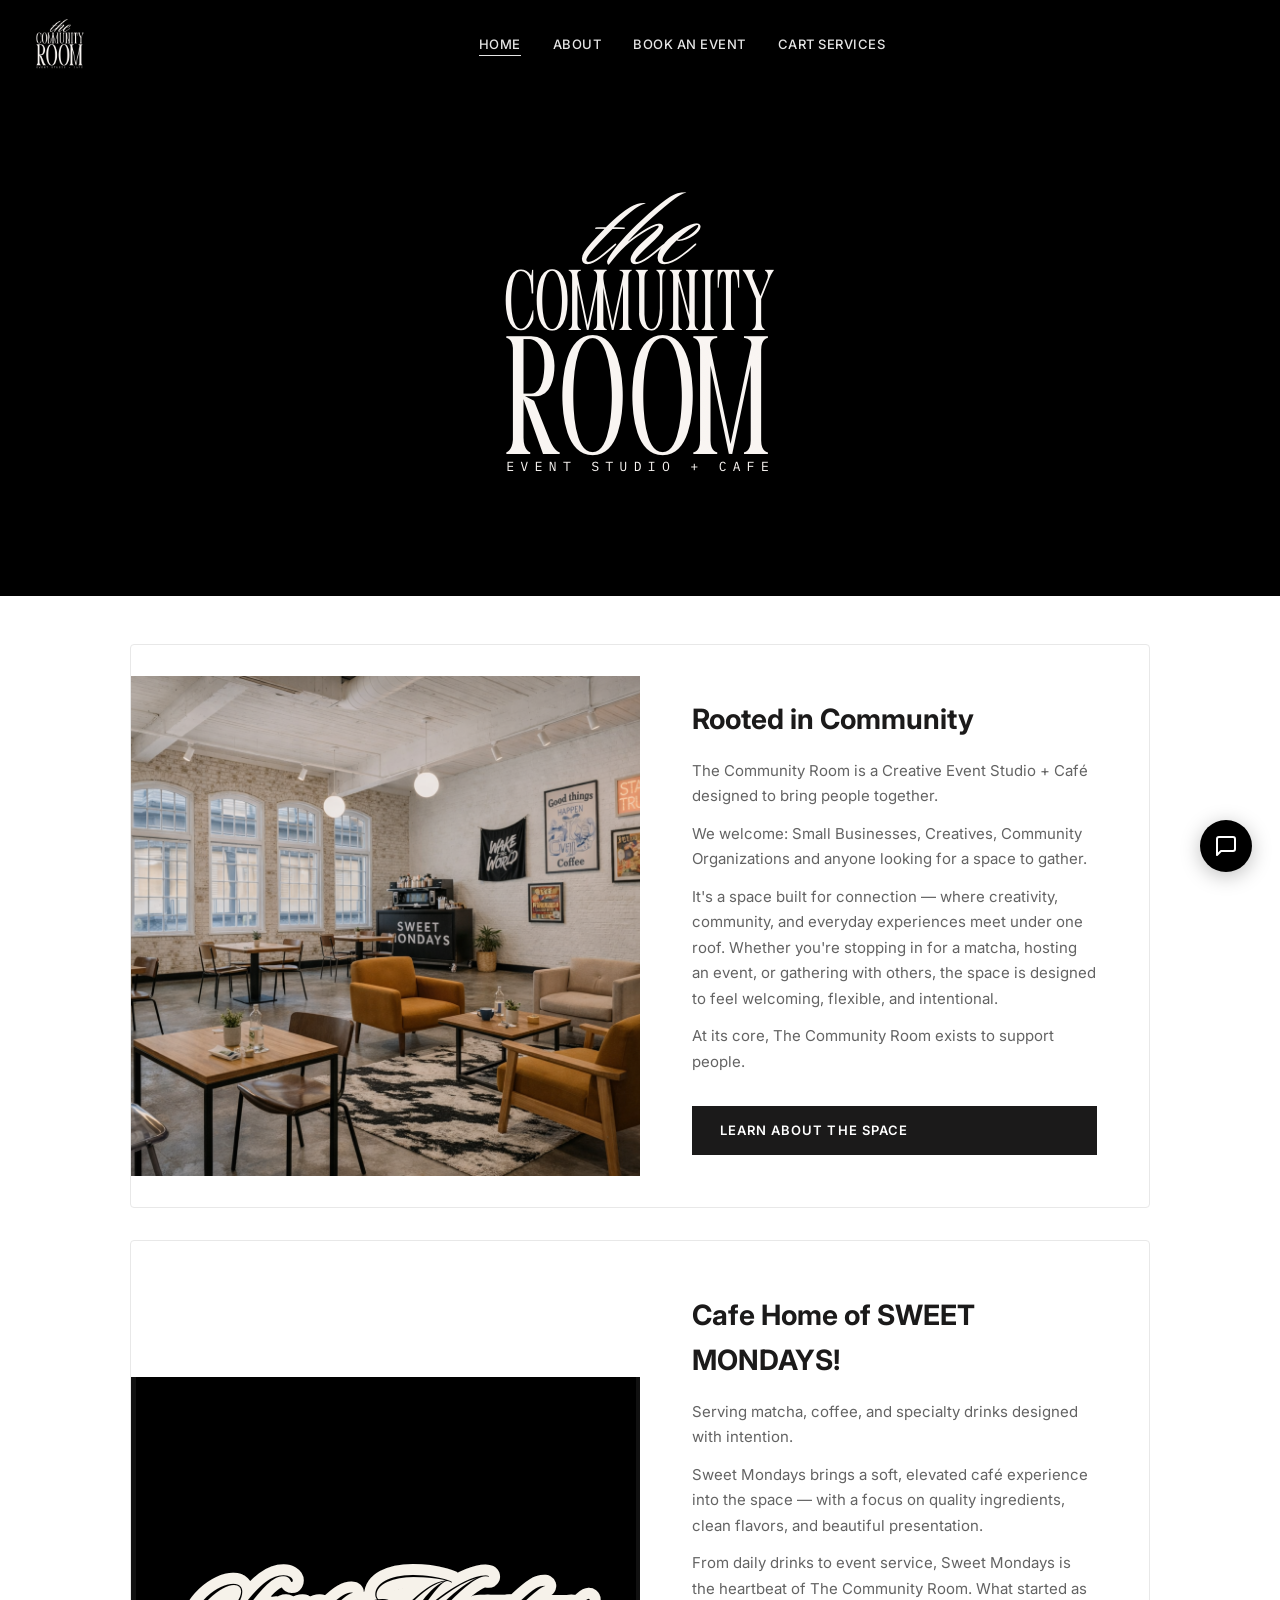
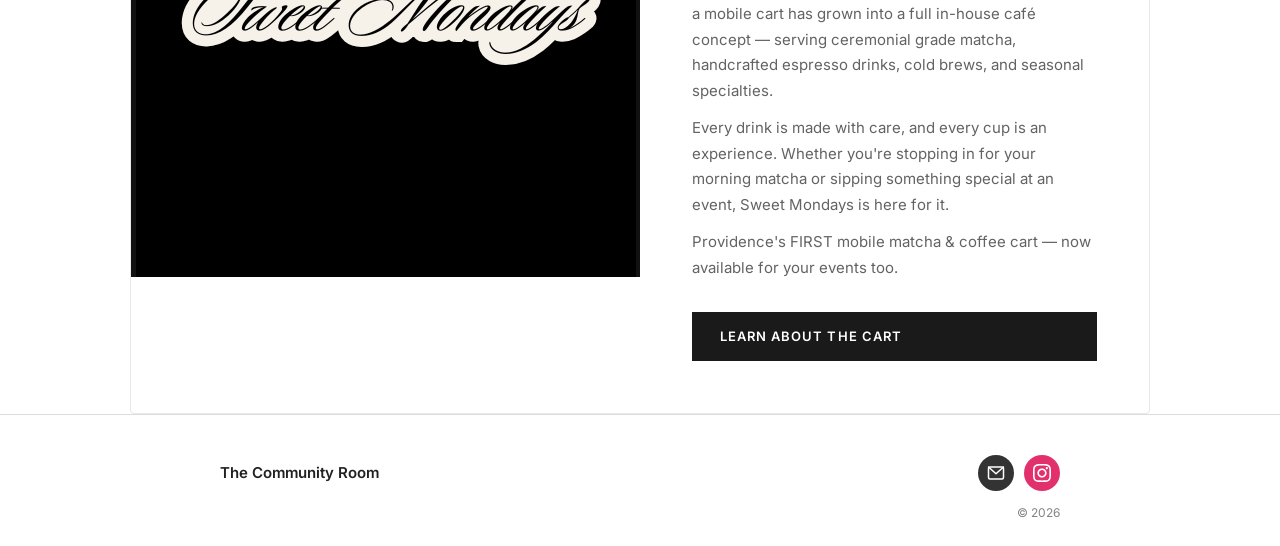
<file: index.html>
<!DOCTYPE html>
<html lang="en">
<head>
  <meta charset="UTF-8" />
  <meta name="viewport" content="width=device-width, initial-scale=1.0" />
  <title>Home | The Community Room</title>
  <link rel="icon" type="image/png" href="logo.PNG" />
  <link href="https://fonts.googleapis.com/css2?family=Inter:wght@300;400;500;600;700&display=swap" rel="stylesheet" />
  <link rel="stylesheet" href="styles.css" />
</head>
<body>

  <!-- NAV -->
  <nav>
    <a href="index.html" class="nav-logo">
      <img src="logo.PNG" alt="The Community Room" class="nav-logo-img" />
    </a>
    <ul class="nav-links" id="navLinks">
      <li><a href="index.html" class="active">Home</a></li>
      <li><a href="about.html">About</a></li>
      <li><a href="book.html">Book an Event</a></li>
      <li><a href="cart-services.html">Cart Services</a></li>
    </ul>
    <button class="nav-hamburger" id="navHamburger" aria-label="Toggle menu" aria-expanded="false">
      <span></span><span></span><span></span>
    </button>
  </nav>

  <!-- HERO -->
  <section class="hero">
    <div class="hero-inner">
      <img src="logo.PNG" alt="The Community Room" class="hero-logo" />
    </div>
  </section>

  <!-- SPLIT SECTIONS -->
  <div class="home-split-stack">

    <!-- THE SPACE -->
    <div class="home-split">
      <div class="home-split-img-wrap">
        <img class="home-split-img" src="theSPACEphoto.png" alt="The Community Room Space" />
      </div>
      <div class="home-split-text">
        <h2>Rooted in Community</h2>
        <p>The Community Room is a Creative Event Studio + Café designed to bring people together.</p>
        <p>We welcome: Small Businesses, Creatives, Community Organizations and anyone looking for a space to gather.</p>
        <p>It's a space built for connection — where creativity, community, and everyday experiences meet under one roof. Whether you're stopping in for a matcha, hosting an event, or gathering with others, the space is designed to feel welcoming, flexible, and intentional.</p>
        <p>At its core, The Community Room exists to support people.</p>
        <a href="book.html" class="btn-dark" style="margin-top:20px;">Learn About The Space</a>
      </div>
    </div>

    <!-- SWEET MONDAYS -->
    <div class="home-split">
      <div class="home-split-img-wrap">
        <img class="home-split-img" src="sweetmondays.png" alt="Sweet Mondays Café" style="object-fit:contain; background:#111; object-position:center 65%;" />
      </div>
      <div class="home-split-text">
        <h2>Cafe Home of SWEET MONDAYS!</h2>
        <p>Serving matcha, coffee, and specialty drinks designed with intention.</p>
        <p>Sweet Mondays brings a soft, elevated café experience into the space — with a focus on quality ingredients, clean flavors, and beautiful presentation.</p>
        <p>From daily drinks to event service, Sweet Mondays is the heartbeat of The Community Room. What started as a mobile cart has grown into a full in-house café concept — serving ceremonial grade matcha, handcrafted espresso drinks, cold brews, and seasonal specialties.</p>
        <p>Every drink is made with care, and every cup is an experience. Whether you're stopping in for your morning matcha or sipping something special at an event, Sweet Mondays is here for it.</p>
        <p>Providence's FIRST mobile matcha &amp; coffee cart — now available for your events too.</p>
        <a href="cart-services.html" class="btn-dark" style="margin-top:20px;">Learn About the Cart</a>
      </div>
    </div>

  </div>

  <!-- FOOTER -->
  <footer>
    <div class="footer-inner">
      <span class="footer-brand">The Community Room</span>
      <div class="footer-icons">
        <!-- Email -->
        <a href="mailto:bookthecommunityroom@gmail.com" class="footer-icon footer-icon-email" aria-label="Email">
          <svg viewBox="0 0 24 24" fill="none" stroke="currentColor" stroke-width="2" stroke-linecap="round" stroke-linejoin="round" xmlns="http://www.w3.org/2000/svg">
            <rect x="2" y="4" width="20" height="16" rx="2"/><polyline points="2,4 12,13 22,4"/>
          </svg>
        </a>
        <!-- Instagram -->
        <a href="https://www.instagram.com/thecommunityrooom/" target="_blank" rel="noopener" class="footer-icon footer-icon-insta" aria-label="Instagram">
          <svg viewBox="0 0 24 24" fill="currentColor" xmlns="http://www.w3.org/2000/svg">
            <path d="M12 2.163c3.204 0 3.584.012 4.85.07 3.252.148 4.771 1.691 4.919 4.919.058 1.265.069 1.645.069 4.849 0 3.205-.012 3.584-.069 4.849-.149 3.225-1.664 4.771-4.919 4.919-1.266.058-1.644.07-4.85.07-3.204 0-3.584-.012-4.849-.07-3.26-.149-4.771-1.699-4.919-4.92-.058-1.265-.07-1.644-.07-4.849 0-3.204.013-3.583.07-4.849.149-3.227 1.664-4.771 4.919-4.919 1.266-.057 1.645-.069 4.849-.069zm0-2.163c-3.259 0-3.667.014-4.947.072-4.358.2-6.78 2.618-6.98 6.98-.059 1.281-.073 1.689-.073 4.948 0 3.259.014 3.668.072 4.948.2 4.358 2.618 6.78 6.98 6.98 1.281.058 1.689.072 4.948.072 3.259 0 3.668-.014 4.948-.072 4.354-.2 6.782-2.618 6.979-6.98.059-1.28.073-1.689.073-4.948 0-3.259-.014-3.667-.072-4.947-.196-4.354-2.617-6.78-6.979-6.98-1.281-.059-1.69-.073-4.949-.073zm0 5.838c-3.403 0-6.162 2.759-6.162 6.162s2.759 6.163 6.162 6.163 6.162-2.759 6.162-6.163c0-3.403-2.759-6.162-6.162-6.162zm0 10.162c-2.209 0-4-1.79-4-4 0-2.209 1.791-4 4-4s4 1.791 4 4c0 2.21-1.791 4-4 4zm6.406-11.845c-.796 0-1.441.645-1.441 1.44s.645 1.44 1.441 1.44c.795 0 1.439-.645 1.439-1.44s-.644-1.44-1.439-1.44z"/>
          </svg>
        </a>
      </div>
    </div>
    <div class="footer-copy">© 2026</div>
  </footer>

  <script src="chat-agent.js"></script>
  <script src="img-overrides.js"></script>
  <script src="nav.js"></script>
</body>
</html>
</file>
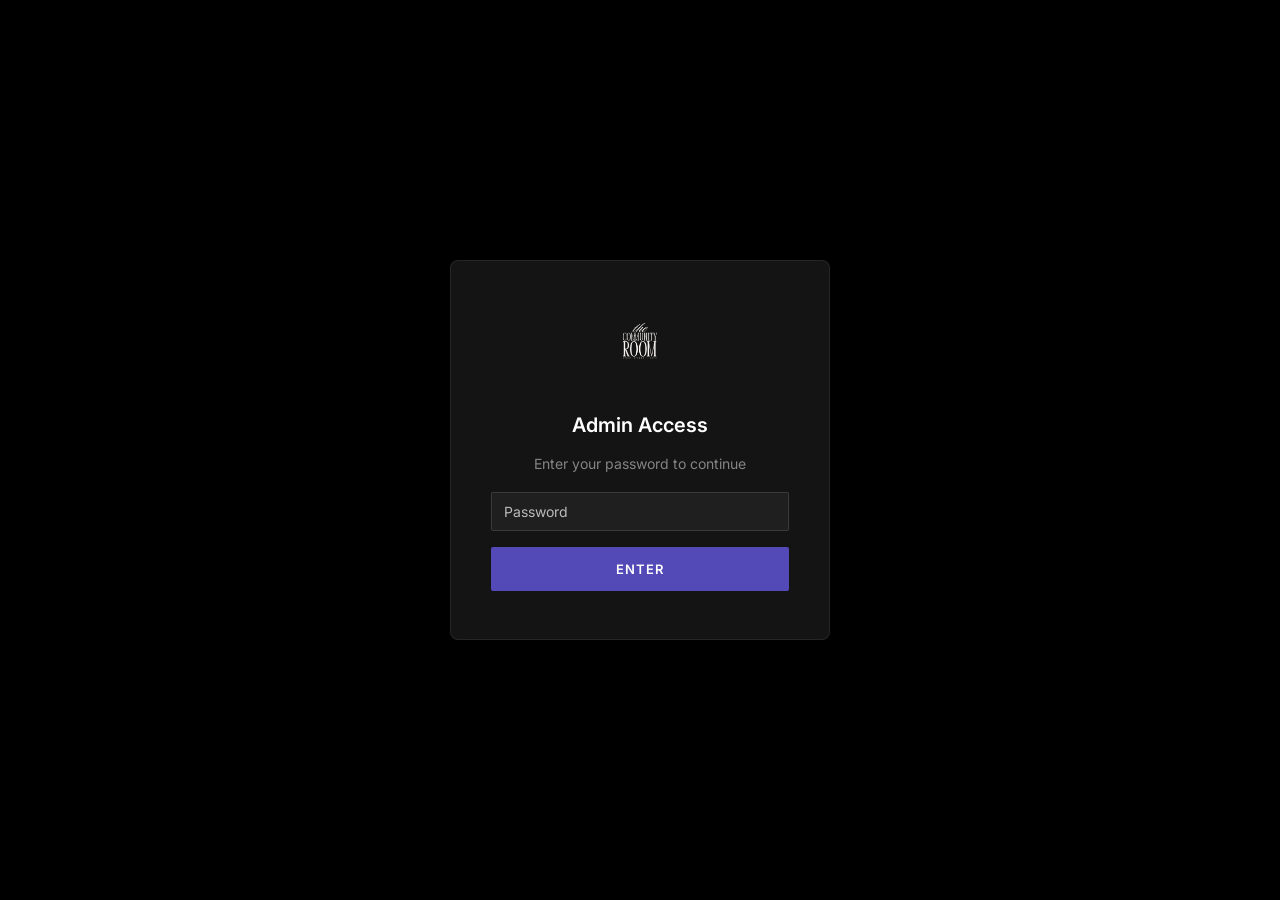
<file: admin.html>
<!DOCTYPE html>
<html lang="en">
<head>
  <meta charset="UTF-8" />
  <meta name="viewport" content="width=device-width, initial-scale=1.0" />
  <title>Admin | The Community Room</title>
  <link rel="icon" type="image/png" href="logo.PNG" />
  <link href="https://fonts.googleapis.com/css2?family=Inter:wght@300;400;500;600;700&display=swap" rel="stylesheet" />
  <link rel="stylesheet" href="styles.css" />
</head>
<body>

  <!-- PASSWORD GATE -->
  <div class="adm-gate" id="admGate">
    <div class="adm-gate-box">
      <img src="logo.PNG" alt="The Community Room" style="height:64px;width:auto;margin-bottom:24px;" />
      <h2>Admin Access</h2>
      <p>Enter your password to continue</p>
      <input type="password" class="bk-input" id="admPassword" placeholder="Password" />
      <div class="adm-gate-error" id="admGateError" hidden>Incorrect password.</div>
      <button class="bk-submit" id="admLoginBtn">Enter</button>
    </div>
  </div>

  <!-- ADMIN CONTENT -->
  <div id="admContent" style="display:none">

    <!-- NAV -->
    <nav>
      <a href="index.html" class="nav-logo">
        <img src="logo.PNG" alt="The Community Room" class="nav-logo-img" />
      </a>
      <ul class="nav-links" id="navLinks">
        <li><a href="index.html">Home</a></li>
        <li><a href="about.html">About</a></li>
        <li><a href="book.html">Book an Event</a></li>
        <li><a href="cart-services.html">Cart Services</a></li>
      </ul>
      <button class="adm-logout-btn" id="admLogout" onclick="doLogout()">Log Out</button>
      <button class="nav-hamburger" id="navHamburger" aria-label="Toggle menu" aria-expanded="false">
        <span></span><span></span><span></span>
      </button>
    </nav>

    <div class="adm-page">

      <div class="adm-header">
        <h1>Admin Dashboard</h1>
        <p>Manage site images</p>
      </div>

      <!-- TABS -->
      <div class="adm-tabs">
        <button class="adm-tab adm-tab-active" data-tab="images">Site Images</button>
      </div>

      <!-- ── SITE IMAGES TAB ── -->
      <div class="adm-panel" id="tab-images">
        <h3 class="adm-section-title" style="margin-bottom:8px;">Replace Site Images</h3>
        <p class="adm-list-note" style="margin-bottom:24px;">Upload a new image to replace any photo on the website. Changes apply instantly on this device. Images are stored in your browser.</p>
        <div class="adm-img-grid" id="imgGrid"></div>
      </div>

    </div>

    <footer>
      <div class="footer-inner">
        <span class="footer-brand">The Community Room</span>
      </div>
      <div class="footer-copy">© 2026</div>
    </footer>

  </div>

  <script>
    const ADM_PASSWORD = 'password123';

    // ── SITE IMAGES ──
    const SITE_IMAGES = [
      { key: 'img_theSPACEphoto',    label: 'The Space Photo',         file: 'theSPACEphoto.png'    },
      { key: 'img_sweetmondays',     label: 'Sweet Mondays',           file: 'sweetmondays.png'     },
      { key: 'img_meettheowner',     label: 'Meet the Owner',          file: 'meettheowner.png'     },
      { key: 'img_makeyourevent',    label: 'Make Your Event',         file: 'makeyourevent.png'    },
      { key: 'img_includedinrental', label: "What's Included",         file: 'includedinrental.png' },
      { key: 'img_beveragedropoff',  label: 'Beverage Drop-Off',       file: 'beveragedropoff.jpg'  },
      { key: 'img_logo',             label: 'Logo',                    file: 'logo.PNG'             },
      { key: 'img_collab1',          label: 'Collab Photo 1',          file: 'collab1.png'          },
      { key: 'img_collab2',          label: 'Collab Photo 2',          file: 'collab2.png'          },
      { key: 'img_collab3',          label: 'Collab Photo 3',          file: 'collab3.png'          },
      { key: 'img_collab4',          label: 'Collab Photo 4',          file: 'collab4.png'          },
      { key: 'img_collab5',          label: 'Collab Photo 5',          file: 'collab5.png'          },
    ];

    function renderImgGrid() {
      const grid = document.getElementById('imgGrid');
      if (!grid) return;
      grid.innerHTML = SITE_IMAGES.map(img => {
        const stored = localStorage.getItem(img.key);
        const preview = stored || img.file;
        return `
          <div class="adm-img-item">
            <div class="adm-img-preview-wrap">
              <img src="${preview}" class="adm-img-preview" alt="${img.label}" />
            </div>
            <p class="adm-img-label">${img.label}</p>
            <label class="adm-img-upload-btn">
              Replace
              <input type="file" accept="image/*" style="display:none"
                onchange="handleImgReplace('${img.key}', this)" />
            </label>
            ${stored ? `<button class="adm-delete-btn" style="margin-top:6px;" onclick="resetImg('${img.key}')">Reset to Original</button>` : ''}
          </div>`;
      }).join('');
    }

    function showContent() {
      document.getElementById('admGate').style.display = 'none';
      document.getElementById('admContent').style.display = 'block';
      renderImgGrid();
    }

    // ── AUTH ──
    function tryLogin() {
      const val = document.getElementById('admPassword').value;
      const err = document.getElementById('admGateError');
      if (val === ADM_PASSWORD) {
        sessionStorage.setItem('adm_auth', '1');
        showContent();
      } else {
        err.hidden = false;
      }
    }

    function doLogout() {
      sessionStorage.removeItem('adm_auth');
      window.location.href = 'index.html';
    }

    document.getElementById('admLoginBtn').addEventListener('click', tryLogin);
    document.getElementById('admPassword').addEventListener('keydown', function(e) {
      if (e.key === 'Enter') tryLogin();
    });

    if (sessionStorage.getItem('adm_auth') === '1') {
      showContent();
    }

    // ── TABS ──
    document.querySelectorAll('.adm-tab').forEach(tab => {
      tab.addEventListener('click', () => {
        document.querySelectorAll('.adm-tab').forEach(t => t.classList.remove('adm-tab-active'));
        document.querySelectorAll('.adm-panel').forEach(p => p.classList.add('adm-panel-hidden'));
        tab.classList.add('adm-tab-active');
        document.getElementById('tab-' + tab.dataset.tab).classList.remove('adm-panel-hidden');
        if (tab.dataset.tab === 'images') renderImgGrid();
      });
    });

    function handleImgReplace(key, input) {
      const file = input.files[0];
      if (!file) return;
      const reader = new FileReader();
      reader.onload = e => {
        localStorage.setItem(key, e.target.result);
        renderImgGrid();
        showToast('Image updated! Refresh the page to see the change.');
      };
      reader.readAsDataURL(file);
    }

    function resetImg(key) {
      localStorage.removeItem(key);
      renderImgGrid();
      showToast('Image reset to original.');
    }

    function showToast(msg) {
      const existing = document.getElementById('admToast');
      if (existing) existing.remove();
      const toast = document.createElement('div');
      toast.id = 'admToast';
      toast.className = 'adm-toast';
      toast.innerHTML = msg;
      document.body.appendChild(toast);
      setTimeout(() => toast.classList.add('adm-toast-show'), 10);
      setTimeout(() => { toast.classList.remove('adm-toast-show'); setTimeout(() => toast.remove(), 300); }, 4000);
    }
  </script>
  <script src="nav.js"></script>

</body>
</html>
</file>
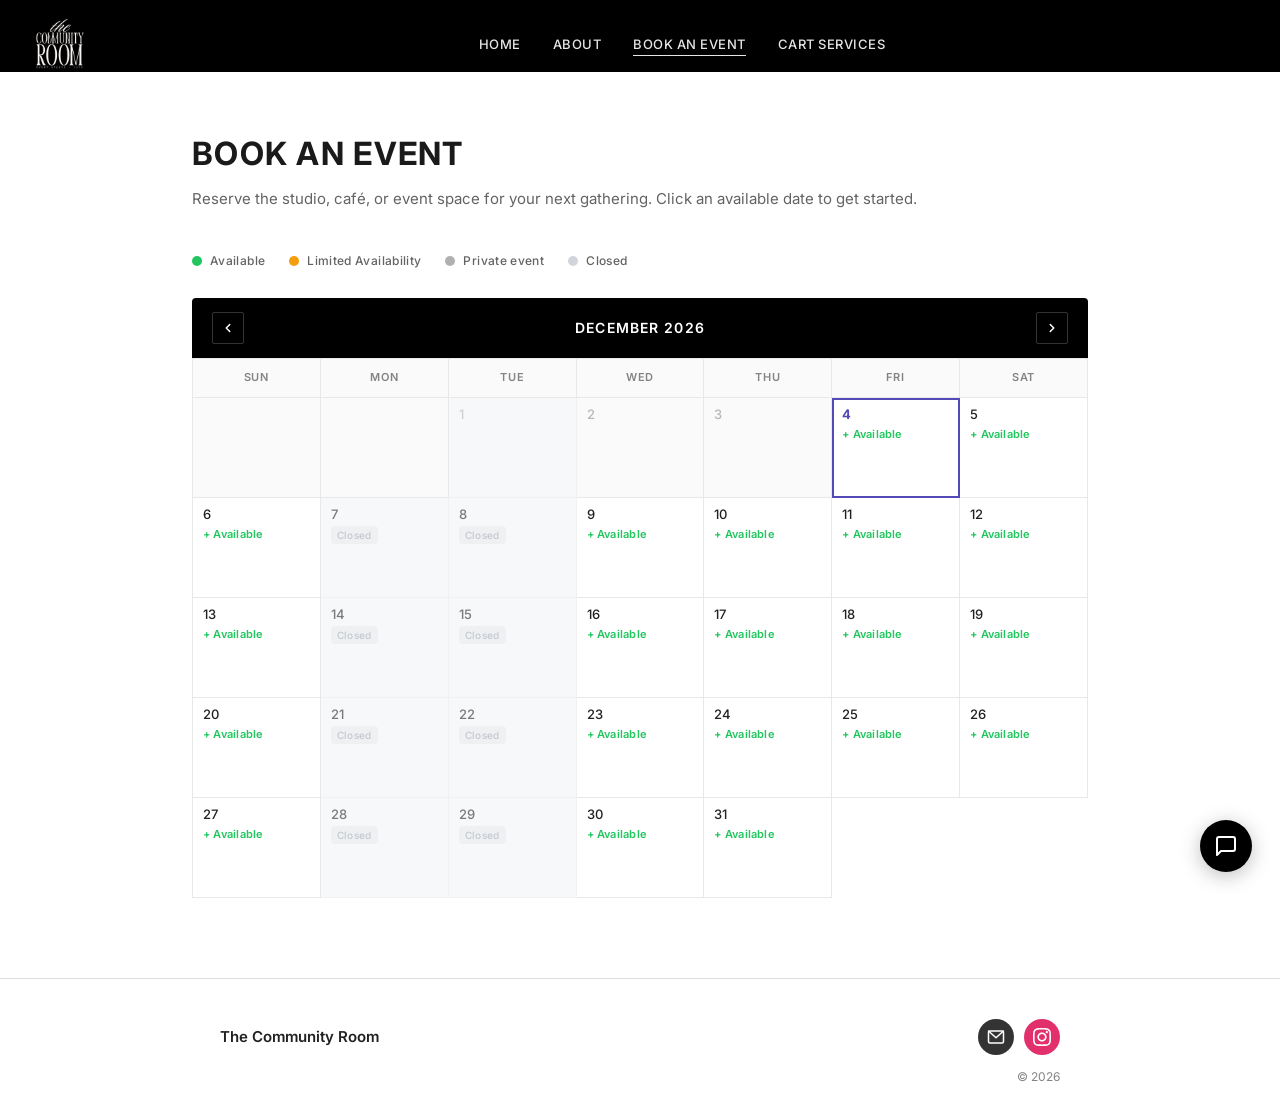
<file: book.html>
<!DOCTYPE html>
<html lang="en">
<head>
  <meta charset="UTF-8" />
  <meta name="viewport" content="width=device-width, initial-scale=1.0" />
  <title>Book an Event | The Community Room</title>
  <link rel="icon" type="image/png" href="logo.PNG" />
  <link href="https://fonts.googleapis.com/css2?family=Inter:wght@300;400;500;600;700&display=swap" rel="stylesheet" />
  <link rel="stylesheet" href="styles.css" />
</head>
<body>

  <!-- NAV -->
  <nav>
    <a href="index.html" class="nav-logo">
      <img src="logo.PNG" alt="The Community Room" class="nav-logo-img" />
    </a>
    <ul class="nav-links" id="navLinks">
      <li><a href="index.html">Home</a></li>
      <li><a href="about.html">About</a></li>
      <li><a href="book.html" class="active">Book an Event</a></li>
      <li><a href="cart-services.html">Cart Services</a></li>
    </ul>
    <button class="nav-hamburger" id="navHamburger" aria-label="Toggle menu" aria-expanded="false">
      <span></span><span></span><span></span>
    </button>
  </nav>

  <!-- PAGE -->
  <div class="bk-page">

    <div class="bk-header">
      <h1>Book an Event</h1>
      <p>Reserve the studio, café, or event space for your next gathering. Click an available date to get started.</p>
    </div>

    <!-- LEGEND -->
    <div class="bk-legend">
      <span class="bk-legend-item">
        <span class="bk-legend-dot bk-dot-available"></span>Available
      </span>
      <span class="bk-legend-item">
        <span class="bk-legend-dot bk-dot-pending"></span>Limited Availability
      </span>
      <span class="bk-legend-item">
        <span class="bk-legend-dot bk-dot-private"></span>Private event
      </span>
      <span class="bk-legend-item">
        <span class="bk-legend-dot bk-dot-closed"></span>Closed
      </span>
    </div>

    <!-- CALENDAR -->
    <div class="bk-calendar-wrap">
      <div class="bk-cal-nav">
        <button class="bk-nav-btn" id="prevMonth" aria-label="Previous month">
          <svg width="14" height="14" viewBox="0 0 24 24" fill="none" stroke="currentColor" stroke-width="2.5" stroke-linecap="round" stroke-linejoin="round"><polyline points="15 18 9 12 15 6"/></svg>
        </button>
        <span class="bk-month-label" id="monthLabel"></span>
        <button class="bk-nav-btn" id="nextMonth" aria-label="Next month">
          <svg width="14" height="14" viewBox="0 0 24 24" fill="none" stroke="currentColor" stroke-width="2.5" stroke-linecap="round" stroke-linejoin="round"><polyline points="9 18 15 12 9 6"/></svg>
        </button>
      </div>
      <div class="bk-cal-grid" id="calGrid"></div>
    </div>

  </div>

  <!-- MODAL OVERLAY -->
  <div class="bk-overlay" id="overlay" aria-hidden="true">
    <div class="bk-modal" role="dialog" aria-modal="true" aria-labelledby="modalTitle">
      <button class="bk-modal-close" id="modalClose" aria-label="Close">✕</button>
      <div id="modalContent"></div>
    </div>
  </div>

  <!-- FOOTER -->
  <footer>
    <div class="footer-inner">
      <span class="footer-brand">The Community Room</span>
      <div class="footer-icons">
        <a href="mailto:bookthecommunityroom@gmail.com" class="footer-icon footer-icon-email" aria-label="Email">
          <svg viewBox="0 0 24 24" fill="none" stroke="currentColor" stroke-width="2" stroke-linecap="round" stroke-linejoin="round" xmlns="http://www.w3.org/2000/svg">
            <rect x="2" y="4" width="20" height="16" rx="2"/><polyline points="2,4 12,13 22,4"/>
          </svg>
        </a>
        <a href="https://www.instagram.com/thecommunityrooom/" target="_blank" rel="noopener" class="footer-icon footer-icon-insta" aria-label="Instagram">
          <svg viewBox="0 0 24 24" fill="currentColor" xmlns="http://www.w3.org/2000/svg">
            <path d="M12 2.163c3.204 0 3.584.012 4.85.07 3.252.148 4.771 1.691 4.919 4.919.058 1.265.069 1.645.069 4.849 0 3.205-.012 3.584-.069 4.849-.149 3.225-1.664 4.771-4.919 4.919-1.266.058-1.644.07-4.85.07-3.204 0-3.584-.012-4.849-.07-3.26-.149-4.771-1.699-4.919-4.92-.058-1.265-.07-1.644-.07-4.849 0-3.204.013-3.583.07-4.849.149-3.227 1.664-4.771 4.919-4.919 1.266-.057 1.645-.069 4.849-.069zm0-2.163c-3.259 0-3.667.014-4.947.072-4.358.2-6.78 2.618-6.98 6.98-.059 1.281-.073 1.689-.073 4.948 0 3.259.014 3.668.072 4.948.2 4.358 2.618 6.78 6.98 6.98 1.281.058 1.689.072 4.948.072 3.259 0 3.668-.014 4.948-.072 4.354-.2 6.782-2.618 6.979-6.98.059-1.28.073-1.689.073-4.948 0-3.259-.014-3.667-.072-4.947-.196-4.354-2.617-6.78-6.979-6.98-1.281-.059-1.69-.073-4.949-.073zm0 5.838c-3.403 0-6.162 2.759-6.162 6.162s2.759 6.163 6.162 6.163 6.162-2.759 6.162-6.163c0-3.403-2.759-6.162-6.162-6.162zm0 10.162c-2.209 0-4-1.79-4-4 0-2.209 1.791-4 4-4s4 1.791 4 4c0 2.21-1.791 4-4 4zm6.406-11.845c-.796 0-1.441.645-1.441 1.44s.645 1.44 1.441 1.44c.795 0 1.439-.645 1.439-1.44s-.644-1.44-1.439-1.44z"/>
          </svg>
        </a>
      </div>
    </div>
    <div class="footer-copy">© 2026</div>
  </footer>

  <script>
    const AIRTABLE_TOKEN        = 'patNbETAvcOjyx6LR.4187065f033a6ed6e056f68e0fe98d5c381df27b1ce516f71f2c91b9da1c8531';
    const AIRTABLE_BOOKINGS_URL = 'https://api.airtable.com/v0/appUNfNKB7WXeeld6/Booking%20Requests';

    // ─────────────────────────────────────────────
    // DATA — populated from Airtable on page load
    // ─────────────────────────────────────────────
    const CLIENT_BOOKINGS = {}; // { 'YYYY-MM-DD': { confirmed: [{start,end,fullDay}], pending: [...] } }

    const CLOSED_DAYS = new Set([1, 2]); // Monday = 1, Tuesday = 2

    // ─────────────────────────────────────────────
    // CONSTANTS
    // ─────────────────────────────────────────────
    const BUFFER_MIN     = 60;
    const MAX_BOOK_MIN   = 4 * 60;
    const OPEN_MIN       = 8  * 60; // 8 AM
    const CLOSE_MIN      = 23 * 60; // 11 PM
    const FULL_DAY_START = 8  * 60; // 8 AM
    const FULL_DAY_END   = 23 * 60; // 11 PM

    const EVENT_TYPES = [
      'Private Event',
      'Collab Event',
      'Pop-Up / Vendor Event',
      'Content Shoot / Photo Shoot',
      'Wellness Event',
      'Bridal / Baby Shower',
      'Community Gathering',
      'Workshop / Class',
      'Non-profit',
      'Other',
    ];

    const MONTH_NAMES = [
      'January','February','March','April','May','June',
      'July','August','September','October','November','December'
    ];
    const DAY_NAMES = ['Sun','Mon','Tue','Wed','Thu','Fri','Sat'];

    // ─────────────────────────────────────────────
    // HELPERS
    // ─────────────────────────────────────────────
    function pad(n) { return String(n).padStart(2, '0'); }
    function to12Hour(hhmm) {
      const [h, m] = hhmm.split(':').map(Number);
      const ampm = h >= 12 ? 'PM' : 'AM';
      const h12  = h === 0 ? 12 : h > 12 ? h - 12 : h;
      return `${h12}:${pad(m)} ${ampm}`;
    }
    function toKey(y, m, d) { return `${y}-${pad(m + 1)}-${pad(d)}`; }

    function minutesToLabel(m) {
      const h    = Math.floor(m / 60);
      const min  = m % 60;
      const ampm = h >= 12 ? 'PM' : 'AM';
      const h12  = h === 0 ? 12 : h > 12 ? h - 12 : h;
      return `${h12}:${pad(min)} ${ampm}`;
    }
    function minutesToValue(m) { return `${pad(Math.floor(m / 60))}:${pad(m % 60)}`; }
    function valueToMinutes(v) { const [h, m] = v.split(':').map(Number); return h * 60 + m; }

    // Returns true if [aS,aE] overlaps [bS,bE] when each side is extended by buf
    function overlaps(aS, aE, bS, bE, buf = 0) { return aS < bE + buf && aE > bS - buf; }

    function getDayData(key) { return CLIENT_BOOKINGS[key] || { confirmed: [], pending: [] }; }

    function confirmedCount(key) {
      const d = CLIENT_BOOKINGS[key];
      return d ? d.confirmed.length : 0;
    }

    // Returns true if confirmed bookings (plus buffer) leave no bookable slot remaining
    function isFullyBlocked(key) {
      const d = CLIENT_BOOKINGS[key];
      if (!d || d.confirmed.length === 0) return false;
      for (let m = OPEN_MIN; m <= CLOSE_MIN - 30; m += 30) {
        if (!d.confirmed.some(b => overlaps(m, m + 30, b.start, b.end, BUFFER_MIN))) return false;
      }
      return true;
    }

    // ─────────────────────────────────────────────
    // CALENDAR
    // ─────────────────────────────────────────────
    const TODAY = new Date();
    TODAY.setHours(0, 0, 0, 0);

    let viewYear  = TODAY.getFullYear();
    let viewMonth = TODAY.getMonth();

    function renderCalendar() {
      document.getElementById('monthLabel').textContent = `${MONTH_NAMES[viewMonth]} ${viewYear}`;
      const grid = document.getElementById('calGrid');
      grid.innerHTML = '';

      DAY_NAMES.forEach(d => {
        const h = document.createElement('div');
        h.className = 'bk-cal-day-header';
        h.textContent = d;
        grid.appendChild(h);
      });

      const firstWeekday = new Date(viewYear, viewMonth, 1).getDay();
      const daysInMonth  = new Date(viewYear, viewMonth + 1, 0).getDate();

      for (let i = 0; i < firstWeekday; i++) {
        const e = document.createElement('div');
        e.className = 'bk-cal-cell bk-cell-empty';
        grid.appendChild(e);
      }

      for (let d = 1; d <= daysInMonth; d++) {
        const key      = toKey(viewYear, viewMonth, d);
        const cellDate = new Date(viewYear, viewMonth, d);
        const isPast   = cellDate < TODAY;
        const isToday  = cellDate.getTime() === TODAY.getTime();

        const isClosed    = CLOSED_DAYS.has(cellDate.getDay());
        const dayData     = getDayData(key);
        const fullyBlocked = isFullyBlocked(key);
        const hasConfirmed = confirmedCount(key) > 0;
        const hasPending   = dayData.pending.length > 0;
        const numConfirmed = confirmedCount(key);

        const cell = document.createElement('div');
        cell.className = 'bk-cal-cell';
        if (isPast)   cell.classList.add('bk-cell-past');
        if (isToday)  cell.classList.add('bk-cell-today');
        if (isClosed) cell.classList.add('bk-cell-closed');

        const num = document.createElement('span');
        num.className = 'bk-day-num';
        num.textContent = d;
        cell.appendChild(num);

        if (!isPast && !isClosed) {
          if (fullyBlocked) {
            cell.classList.add('bk-cell-private');
            const pill = document.createElement('span');
            pill.className = 'bk-pill bk-pill-private';
            pill.textContent = numConfirmed > 1 ? 'Private Events' : 'Private event';
            cell.appendChild(pill);

          } else if (hasConfirmed || hasPending) {
            cell.classList.add('bk-cell-pending', 'bk-cell-clickable');
            const pill = document.createElement('span');
            pill.className = 'bk-pill bk-pill-pending';
            pill.textContent = 'Limited Availability';
            cell.appendChild(pill);
            cell.addEventListener('click', () => openModal(key, d));

          } else {
            cell.classList.add('bk-cell-available', 'bk-cell-clickable');
            const avail = document.createElement('span');
            avail.className = 'bk-avail-label';
            avail.textContent = '+ Available';
            cell.appendChild(avail);
            cell.addEventListener('click', () => openModal(key, d));
          }
        } else if (isClosed && !isPast) {
          const pill = document.createElement('span');
          pill.className = 'bk-pill bk-pill-closed';
          pill.textContent = 'Closed';
          cell.appendChild(pill);
        }

        grid.appendChild(cell);
      }
    }

    document.getElementById('prevMonth').addEventListener('click', () => {
      viewMonth--;
      if (viewMonth < 0) { viewMonth = 11; viewYear--; }
      renderCalendar();
    });
    document.getElementById('nextMonth').addEventListener('click', () => {
      viewMonth++;
      if (viewMonth > 11) { viewMonth = 0; viewYear++; }
      renderCalendar();
    });

    // ─────────────────────────────────────────────
    // MODAL
    // ─────────────────────────────────────────────
    const overlay = document.getElementById('overlay');
    let selectedDate = null;

    function openModal(key, day) {
      selectedDate = key;
      const [y, m] = key.split('-');
      const title   = `${MONTH_NAMES[parseInt(m, 10) - 1]} ${day}, ${y}`;
      const dayData = getDayData(key);

      document.getElementById('modalContent').innerHTML = buildForm(title, dayData);
      overlay.classList.add('bk-overlay-active');
      overlay.removeAttribute('aria-hidden');
      document.body.style.overflow = 'hidden';

      const etypeSelect = document.getElementById('etype');
      const otherWrap   = document.getElementById('otherEventWrap');
      etypeSelect.addEventListener('change', () => {
        otherWrap.hidden = etypeSelect.value !== 'Other';
      });

      document.querySelectorAll('input[name="collab"]').forEach(radio => {
        radio.addEventListener('change', () => {
          document.getElementById('collabOptionsWrap').hidden = radio.value !== 'yes';
        });
      });

      const fullDayCheck   = document.getElementById('fullDay');
      const timePickerWrap = document.getElementById('timePickerWrap');

      fullDayCheck.addEventListener('change', () => {
        const on = fullDayCheck.checked;
        timePickerWrap.style.opacity = on ? '0.4' : '1';
        document.getElementById('startTime').disabled = on;
        document.getElementById('endTime').disabled   = on;
        checkConflict(on ? FULL_DAY_START : null, on ? FULL_DAY_END : null, dayData);
      });

      document.getElementById('startTime').addEventListener('change', function () {
        if (this.value) rebuildEndTimes(valueToMinutes(this.value), dayData);
      });

      document.getElementById('endTime').addEventListener('change', function () {
        const sEl = document.getElementById('startTime');
        if (sEl.value && this.value) {
          checkConflict(valueToMinutes(sEl.value), valueToMinutes(this.value), dayData);
        }
      });

      document.getElementById('bookingForm').addEventListener('submit', handleSubmit);
    }

    function closeModal() {
      document.activeElement?.blur();
      overlay.classList.remove('bk-overlay-active');
      overlay.setAttribute('aria-hidden', 'true');
      document.body.style.overflow = '';
    }

    document.getElementById('modalClose').addEventListener('click', closeModal);
    overlay.addEventListener('click', e => { if (e.target === overlay) closeModal(); });
    document.addEventListener('keydown', e => { if (e.key === 'Escape') closeModal(); });

    // ─────────────────────────────────────────────
    // TIME PICKER HELPERS
    // ─────────────────────────────────────────────
    function rebuildEndTimes(startMin, dayData) {
      const endSelect = document.getElementById('endTime');
      endSelect.innerHTML = '<option value="">Select end time…</option>';
      const cap = Math.min(startMin + MAX_BOOK_MIN, CLOSE_MIN);

      for (let m = startMin + 30; m <= cap; m += 30) {
        const blocked = dayData.confirmed.some(b => overlaps(startMin, m, b.start, b.end, BUFFER_MIN));
        const opt = document.createElement('option');
        opt.value       = minutesToValue(m);
        opt.textContent = minutesToLabel(m) + (blocked ? ' (unavailable)' : '');
        opt.disabled    = blocked;
        endSelect.appendChild(opt);
      }

      // Auto-select the latest unblocked option
      const valid = Array.from(endSelect.options).filter(o => o.value && !o.disabled);
      if (valid.length) {
        endSelect.value = valid[valid.length - 1].value;
        checkConflict(startMin, valueToMinutes(valid[valid.length - 1].value), dayData);
      }
    }

    function checkConflict(startMin, endMin, dayData) {
      const disc = document.getElementById('pendingDisclaimer');
      if (!disc) return;
      if (startMin === null || endMin === null) { disc.hidden = true; return; }
      disc.hidden = !dayData.pending.some(b => overlaps(startMin, endMin, b.start, b.end, BUFFER_MIN));
    }

    // ─────────────────────────────────────────────
    // FORM BUILDER
    // ─────────────────────────────────────────────
    function buildForm(title, dayData) {
      const typeOptions = EVENT_TYPES.map(t => `<option value="${t}">${t}</option>`).join('');

      let startOptions = '<option value="">Select start time…</option>';
      for (let m = OPEN_MIN; m <= CLOSE_MIN - 30; m += 30) {
        const blocked = dayData.confirmed.some(b => m >= b.start - BUFFER_MIN && m < b.end + BUFFER_MIN);
        startOptions += `<option value="${minutesToValue(m)}" ${blocked ? 'disabled' : ''}>${minutesToLabel(m)}${blocked ? ' (unavailable)' : ''}</option>`;
      }

      const hasPending = dayData.pending.length > 0;

      return `
        <h2 class="bk-modal-title" id="modalTitle">Book for ${title}</h2>
        ${hasPending ? `<div class="bk-pending-notice">⚠️ Some times on this day have pending requests. You may still book — confirmed requests have priority.</div>` : ''}
        <form id="bookingForm" novalidate>

          <div class="bk-field-row">
            <div class="bk-field">
              <label class="bk-label" for="fname">Full Name <span class="bk-req">*</span></label>
              <input class="bk-input" type="text" id="fname" name="fname" placeholder="Your full name" autocomplete="name" />
            </div>
            <div class="bk-field">
              <label class="bk-label" for="email">Email <span class="bk-req">*</span></label>
              <input class="bk-input" type="email" id="email" name="email" placeholder="your@email.com" autocomplete="email" />
            </div>
          </div>

          <div class="bk-field-row">
            <div class="bk-field">
              <label class="bk-label" for="phone">Phone Number <span class="bk-req">*</span></label>
              <input class="bk-input" type="tel" id="phone" name="phone" placeholder="(401) 000-0000" autocomplete="tel" />
            </div>
            <div class="bk-field">
              <label class="bk-label" for="etype">Event Type <span class="bk-req">*</span></label>
              <select class="bk-input bk-select" id="etype" name="etype">
                <option value="">Select event type…</option>
                ${typeOptions}
              </select>
            </div>
          </div>

          <div id="otherEventWrap" hidden>
            <div class="bk-field">
              <label class="bk-label" for="otherEvent">Tell us about your event</label>
              <textarea class="bk-input bk-textarea" id="otherEvent" name="otherEvent" placeholder="Briefly describe what you have in mind…"></textarea>
            </div>
          </div>

          <div class="bk-field" style="max-width: 200px;">
            <label class="bk-label" for="guests">Est. Guest Count <span class="bk-req">*</span></label>
            <input class="bk-input" type="number" id="guests" name="guests" min="1" max="500" placeholder="e.g. 30" />
          </div>

          <label style="margin-top: 16px; display: flex; align-items: center; gap: 10px; cursor: pointer;">
            <input type="checkbox" id="fullDay" name="fullDay" style="width:16px;height:16px;flex-shrink:0;" />
            <span class="bk-label" style="margin:0;">Rent for full day <span style="color:#888;font-weight:400;">(8 AM – 11 PM)</span></span>
          </label>

          <div class="bk-field-row" id="timePickerWrap" style="margin-top: 12px;">
            <div class="bk-field">
              <label class="bk-label" for="startTime">Start Time <span class="bk-req">*</span></label>
              <select class="bk-input bk-select" id="startTime" name="startTime">
                ${startOptions}
              </select>
            </div>
            <div class="bk-field">
              <label class="bk-label" for="endTime">End Time <span class="bk-req">*</span></label>
              <select class="bk-input bk-select" id="endTime" name="endTime">
                <option value="">Select start time first…</option>
              </select>
              <span style="font-size:11px;color:#999;margin-top:4px;display:block;">Max 4 hours per booking</span>
            </div>
          </div>

          <div id="pendingDisclaimer" class="bk-pending-disclaimer" hidden>
            ⚠️ This time slot has a pending request. You may still submit, but priority is given to the first requester.
          </div>

          <div class="bk-field" style="margin-top: 16px;">
            <label class="bk-label" for="setup">What kind of setup do you need? <span class="bk-req">*</span></label>
            <select class="bk-input bk-select" id="setup" name="setup">
              <option value="">Select setup type…</option>
              <option value="open_mingling">Open Mingling</option>
              <option value="tables_chairs">Tables/Chairs</option>
              <option value="vendor_booths">Vendor Booths</option>
              <option value="stage_area">Stage Area</option>
              <option value="other">Other</option>
            </select>
          </div>

          <div class="bk-field" style="margin-top: 16px;">
            <label class="bk-label">Are you interested in collaboration opportunities or community-based pricing? <span class="bk-req">*</span></label>
            <div class="bk-radio-group">
              <label class="bk-radio-label"><input type="radio" name="collab" value="yes" /> Yes</label>
              <label class="bk-radio-label"><input type="radio" name="collab" value="no" /> No</label>
            </div>
          </div>

          <div id="collabOptionsWrap" hidden>
            <div class="bk-field">
              <label class="bk-label" for="collabType">Select collaboration type</label>
              <select class="bk-input bk-select" id="collabType" name="collabType">
                <option value="">Select an option…</option>
                <option value="co_hosted">Co-Hosted Events</option>
                <option value="ticket_splits">Ticket Splits</option>
                <option value="nonprofit_rates">Nonprofit Rates</option>
                <option value="vendor_partnerships">Vendor Partnerships</option>
              </select>
            </div>
          </div>

          <div class="bk-field" style="margin-top: 16px;">
            <label class="bk-label">Are you interested in adding any café or beverage services (coffee/matcha bar)? <span class="bk-req">*</span></label>
            <div class="bk-radio-group">
              <label class="bk-radio-label"><input type="radio" name="cafe" value="yes" /> Yes</label>
              <label class="bk-radio-label"><input type="radio" name="cafe" value="no" /> No</label>
            </div>
          </div>

          <div class="bk-field" style="margin-top: 16px;">
            <label class="bk-label" for="notes">Additional Notes</label>
            <textarea class="bk-input bk-textarea" id="notes" name="notes" placeholder="Any special requests or details about your event…"></textarea>
          </div>

          <div class="bk-error" id="formError" hidden>Please fill in all required fields marked with *</div>

          <button type="submit" class="bk-submit">Send Request</button>
        </form>`;
    }

    // ─────────────────────────────────────────────
    // SUBMIT HANDLER
    // ─────────────────────────────────────────────
    async function handleSubmit(e) {
      e.preventDefault();
      const form      = e.target;
      const fname     = form.fname.value.trim();
      const etype     = form.etype.value;
      const guests    = form.guests.value.trim();
      const setup     = form.setup.value;
      const email     = form.email.value.trim();
      const phone     = form.phone.value.trim();
      const isFullDay = form.fullDay.checked;
      const startTime = isFullDay ? '08:00' : form.startTime.value;
      const endTime   = isFullDay ? '23:00' : form.endTime.value;
      const collabRadio = form.querySelector('input[name="collab"]:checked');
      const cafeRadio   = form.querySelector('input[name="cafe"]:checked');

      const formError = document.getElementById('formError');
      formError.hidden = true;

      if (!fname || !email || !phone || !etype || !guests || !setup || !startTime || !endTime || !collabRadio || !cafeRadio) {
        formError.textContent = 'Please fill in all required fields marked with *';
        formError.hidden = false;
        return;
      }

      const submitBtn = form.querySelector('button[type="submit"]');
      submitBtn.disabled = true;
      submitBtn.textContent = 'Sending…';

      const SETUP_LABELS = {
        open_mingling: 'Open Mingling',
        tables_chairs: 'Tables/Chairs',
        vendor_booths: 'Vendor Booths',
        stage_area:    'Stage Area',
        other:         'Other',
      };

      const collabValue = collabRadio && collabRadio.value === 'yes'
        ? ('Yes' + (form.collabType && form.collabType.value ? ' — ' + form.collabType.options[form.collabType.selectedIndex].text : ''))
        : (collabRadio ? 'No' : '');

      const rawFields = {
        'Full Name':               fname,
        'Email':                   form.email.value.trim(),
        'Phone Number':            form.phone.value.trim(),
        'Event Type':              etype,
        'Other Event Description': etype === 'Other' ? form.otherEvent.value.trim() : '',
        'Est. Guest Count':        guests,
        'Setup Type':              SETUP_LABELS[setup] || setup,
        'Matcha Cart / Beverage Service Interest': cafeRadio ? (cafeRadio.value === 'yes' ? 'Yes' : 'No') : '',
        'Collaboration Interest':  collabValue,
        'Additional Notes':        form.notes.value.trim(),
        'Event Date':              selectedDate || '',
        'Start Time':              to12Hour(startTime),
        'End Time':                to12Hour(endTime),
        'Full Day Rental':         isFullDay || undefined,
        'Status':                  'Pending',
      };

      const fields = Object.fromEntries(
        Object.entries(rawFields).filter(([, v]) => v !== '' && v !== null && v !== undefined)
      );

      try {
        console.log('Sending fields to Airtable:', JSON.stringify(fields, null, 2));
        const res = await fetch(AIRTABLE_BOOKINGS_URL, {
          method: 'POST',
          headers: {
            'Authorization': 'Bearer ' + AIRTABLE_TOKEN,
            'Content-Type':  'application/json',
          },
          body: JSON.stringify({ fields }),
        });

        if (!res.ok) {
          const err = await res.json();
          console.error('Airtable full error:', JSON.stringify(err, null, 2));
          throw new Error('Airtable error');
        }

        document.getElementById('modalContent').innerHTML = `
          <div class="bk-confirm">
            <div class="bk-confirm-icon">✓</div>
            <h2 class="bk-confirm-title">Request received!</h2>
            <p class="bk-confirm-msg">We'll be in touch within 24 hours.</p>
            <button class="bk-submit bk-submit-outline" onclick="closeModal()" style="margin-top: 28px;">Close</button>
          </div>`;
        overlay.removeAttribute('aria-hidden');
      } catch (err) {
        submitBtn.disabled = false;
        submitBtn.textContent = 'Send Request';
        formError.textContent = 'Something went wrong. Please try again or email us directly.';
        formError.hidden = false;
      }
    }

    // ─────────────────────────────────────────────
    // AIRTABLE BOOKINGS — Confirmed + Pending
    // ─────────────────────────────────────────────

    // Parses "HH:MM" (24-hr) or "H:MM AM/PM" into minutes since midnight
    function parseTimeToMinutes(t) {
      if (!t) return null;
      const ampm = t.match(/(\d+):(\d+)\s*(AM|PM)/i);
      if (ampm) {
        let h = parseInt(ampm[1], 10);
        const m = parseInt(ampm[2], 10);
        const period = ampm[3].toUpperCase();
        if (period === 'AM' && h === 12) h = 0;
        if (period === 'PM' && h !== 12) h += 12;
        return h * 60 + m;
      }
      return valueToMinutes(t);
    }

    async function fetchBookings() {
      try {
        // Include Confirmed, Pending, and blank-status records; exclude only Cancelled
        const filter = encodeURIComponent("NOT({Status}='Cancelled')");
        let records = [], offset = '';
        do {
          const url = AIRTABLE_BOOKINGS_URL
            + '?filterByFormula=' + filter
            + '&fields[]=Event%20Date&fields[]=Status&fields[]=Start%20Time&fields[]=End%20Time&fields[]=Full%20Day%20Rental'
            + (offset ? '&offset=' + offset : '');
          const res = await fetch(url, { headers: { 'Authorization': 'Bearer ' + AIRTABLE_TOKEN } });
          if (!res.ok) {
            const err = await res.json();
            console.error('Bookings fetch error:', err?.error?.message);
            return;
          }
          const json = await res.json();
          records = records.concat(json.records);
          offset = json.offset || '';
        } while (offset);

        records.forEach(record => {
          const f       = record.fields;
          const dateKey = f['Event Date'] ? f['Event Date'].slice(0, 10) : null;
          if (!dateKey) return;
          if (!CLIENT_BOOKINGS[dateKey]) CLIENT_BOOKINGS[dateKey] = { confirmed: [], pending: [] };

          let startMin, endMin, isFullDay;
          if (f['Full Day Rental']) {
            startMin = FULL_DAY_START; endMin = FULL_DAY_END; isFullDay = true;
          } else if (f['Start Time'] && f['End Time']) {
            startMin  = parseTimeToMinutes(f['Start Time']);
            endMin    = parseTimeToMinutes(f['End Time']);
            isFullDay = false;
          } else {
            startMin = FULL_DAY_START; endMin = FULL_DAY_END; isFullDay = true;
          }

          if (startMin === null || endMin === null) return;

          const status = (f['Status'] || '').toLowerCase();
          const bucket = status === 'confirmed' ? 'confirmed' : 'pending';
          CLIENT_BOOKINGS[dateKey][bucket].push({ start: startMin, end: endMin, fullDay: isFullDay });
        });
      } catch (e) {
        console.warn('Could not load bookings:', e.message);
      }
    }

    // ─────────────────────────────────────────────
    // INIT
    // ─────────────────────────────────────────────
    fetchBookings().then(() => renderCalendar());
  </script>

  <script src="chat-agent.js"></script>
  <script src="img-overrides.js"></script>
  <script src="nav.js"></script>
</body>
</html>
</file>
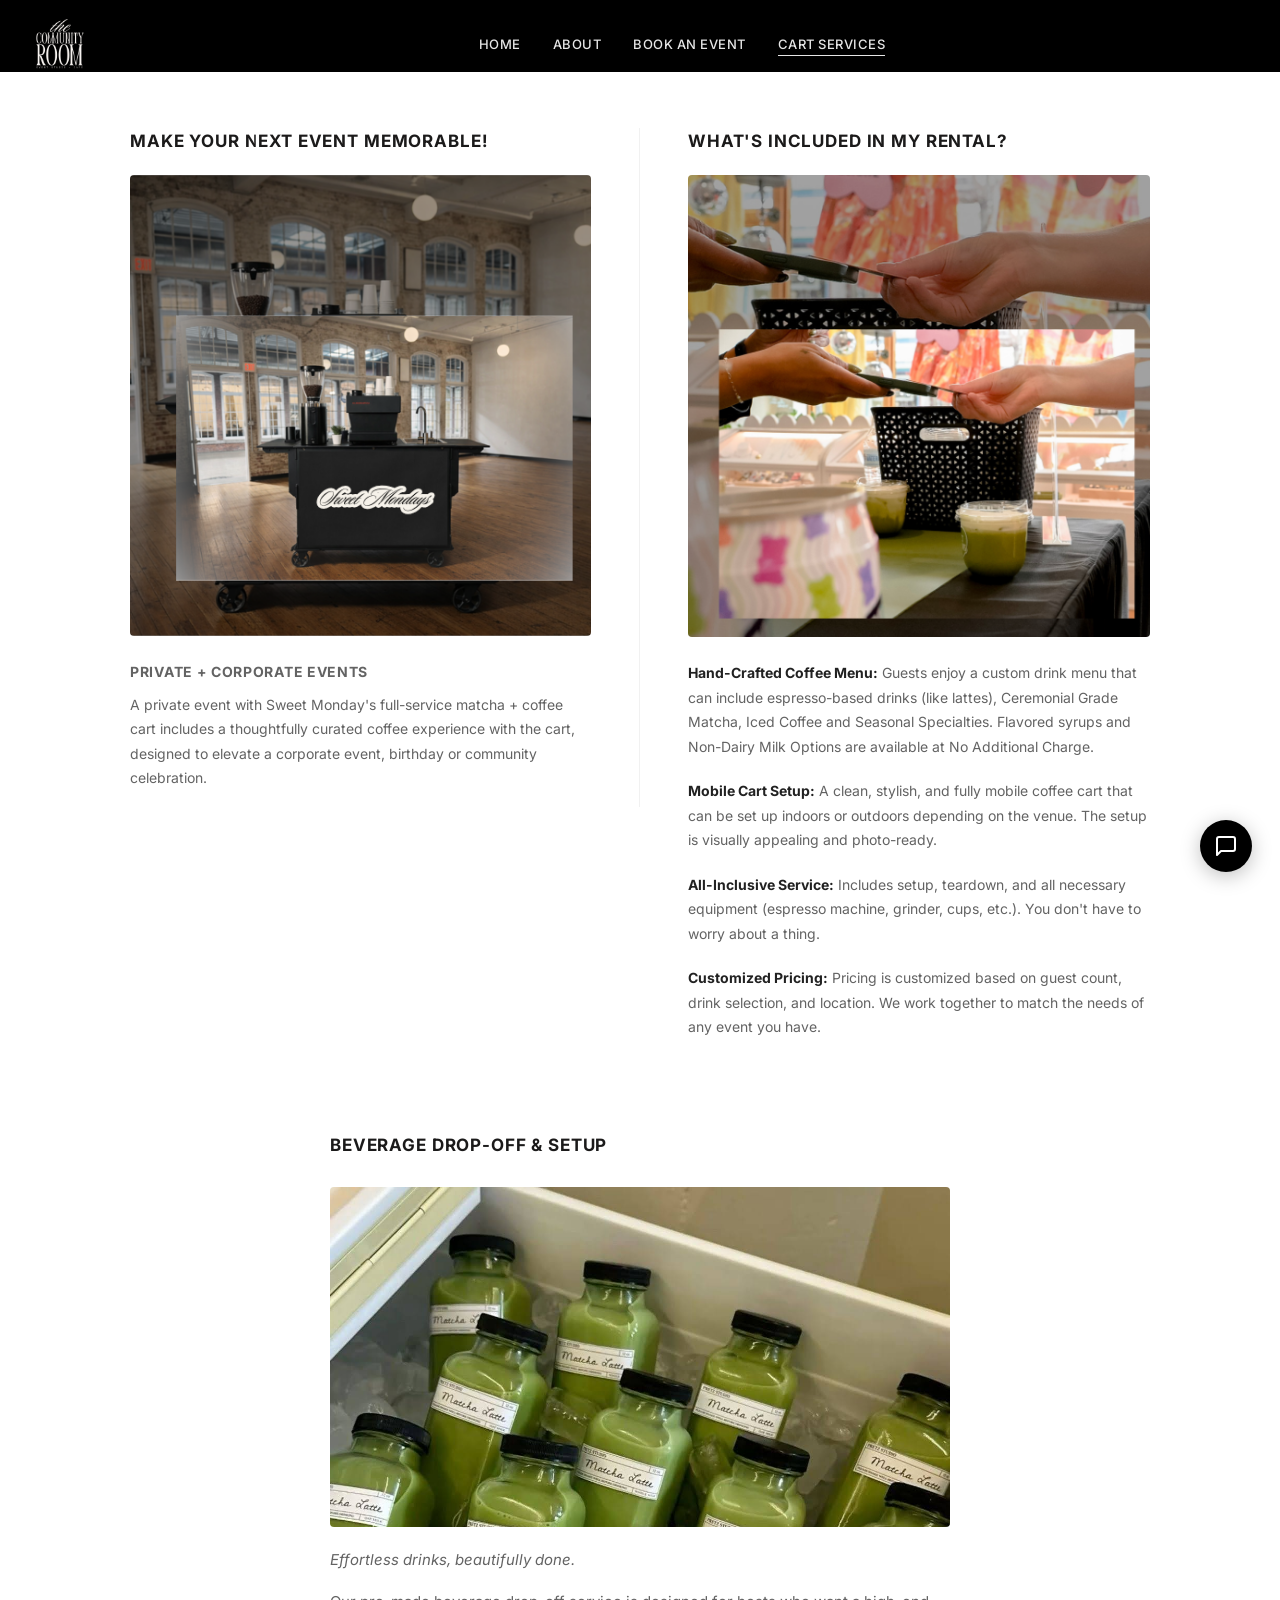
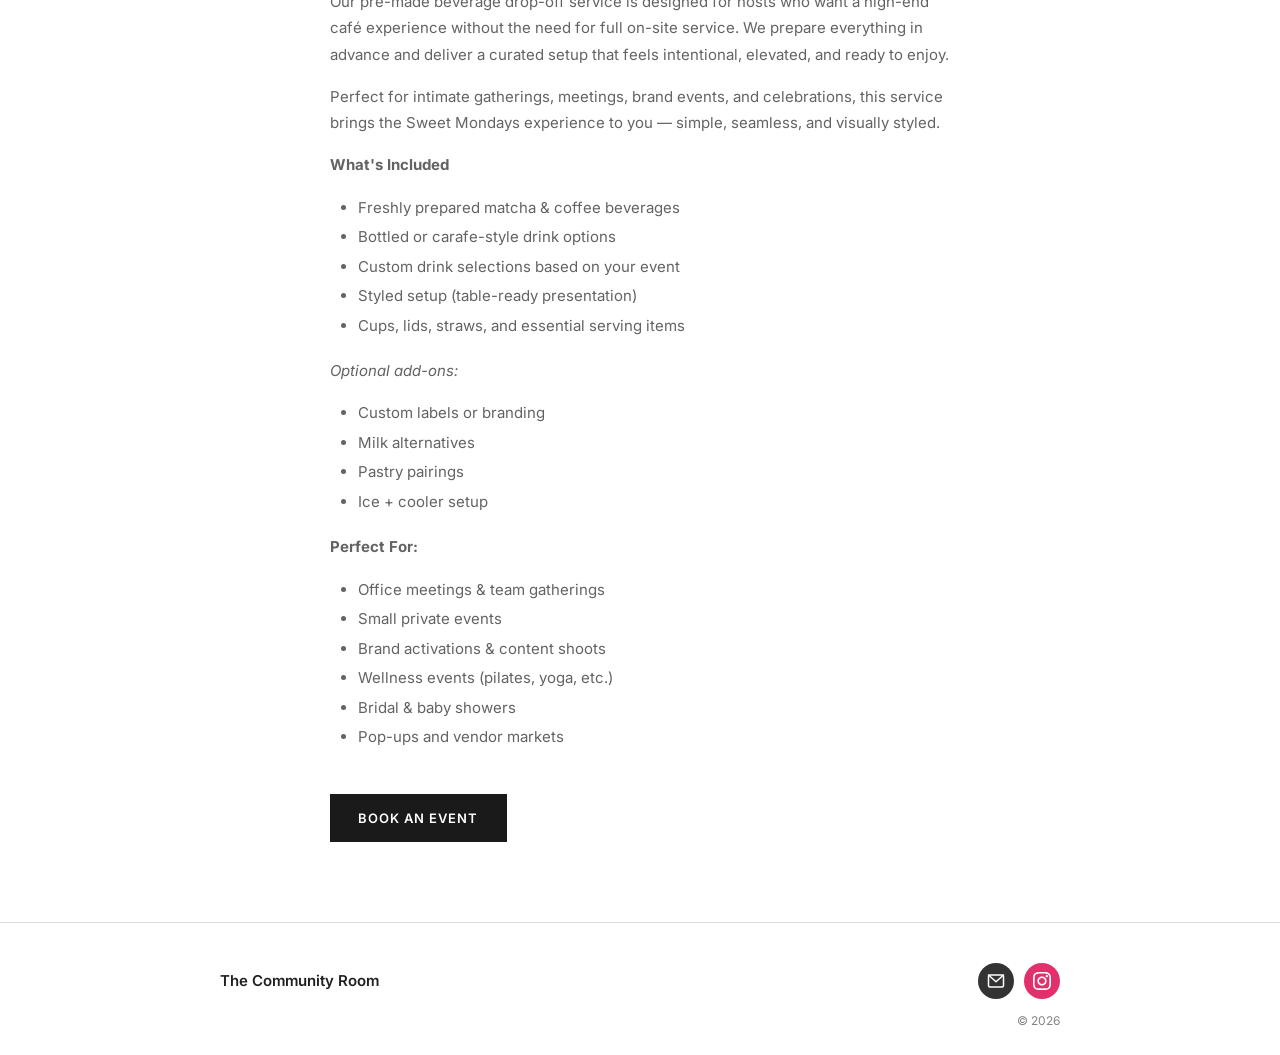
<file: cart-services.html>
<!DOCTYPE html>
<html lang="en">
<head>
  <meta charset="UTF-8" />
  <meta name="viewport" content="width=device-width, initial-scale=1.0" />
  <title>Cart Services | The Community Room</title>
  <link rel="icon" type="image/png" href="logo.PNG" />
  <link href="https://fonts.googleapis.com/css2?family=Inter:wght@300;400;500;600;700&display=swap" rel="stylesheet" />
  <link rel="stylesheet" href="styles.css" />
</head>
<body>

  <!-- NAV -->
  <nav>
    <a href="index.html" class="nav-logo">
      <img src="logo.PNG" alt="The Community Room" class="nav-logo-img" />
    </a>
    <ul class="nav-links" id="navLinks">
      <li><a href="index.html">Home</a></li>
      <li><a href="about.html">About</a></li>
      <li><a href="book.html">Book an Event</a></li>
      <li><a href="cart-services.html" class="active">Cart Services</a></li>
    </ul>
    <button class="nav-hamburger" id="navHamburger" aria-label="Toggle menu" aria-expanded="false">
      <span></span><span></span><span></span>
    </button>
  </nav>

  <!-- HERO SPLIT: EVENT MEMORABLE + WHAT'S INCLUDED -->
  <div class="cs-hero-split">
    <div class="cs-hero-col">
      <h2 class="cs-col-heading">Make Your Next Event Memorable!</h2>
      <div class="cs-img-wrap">
        <img src="makeyourevent.png" alt="Make Your Next Event Memorable" style="width:100%;height:100%;object-fit:cover;display:block;" />
      </div>
      <div class="cs-col-body">
        <p class="cs-label">Private + Corporate Events</p>
        <p>A private event with Sweet Monday's full-service matcha + coffee cart includes a thoughtfully curated coffee experience with the cart, designed to elevate a corporate event, birthday or community celebration.</p>
      </div>
    </div>

    <div class="cs-hero-col">
      <h2 class="cs-col-heading">What's Included In My Rental?</h2>
      <div class="cs-img-wrap">
        <img src="includedinrental.png" alt="What's Included In My Rental" style="width:100%;height:100%;object-fit:cover;display:block;" />
      </div>
      <div class="cs-col-body cs-details">
        <p><strong>Hand-Crafted Coffee Menu:</strong> Guests enjoy a custom drink menu that can include espresso-based drinks (like lattes), Ceremonial Grade Matcha, Iced Coffee and Seasonal Specialties. Flavored syrups and Non-Dairy Milk Options are available at No Additional Charge.</p>
        <p><strong>Mobile Cart Setup:</strong> A clean, stylish, and fully mobile coffee cart that can be set up indoors or outdoors depending on the venue. The setup is visually appealing and photo-ready.</p>
        <p><strong>All-Inclusive Service:</strong> Includes setup, teardown, and all necessary equipment (espresso machine, grinder, cups, etc.). You don't have to worry about a thing.</p>
        <p><strong>Customized Pricing:</strong> Pricing is customized based on guest count, drink selection, and location. We work together to match the needs of any event you have.</p>
      </div>
    </div>
  </div>

  <!-- BEVERAGE DROP-OFF SECTION -->
  <div class="cs-dropoff">
    <h2 class="cs-dropoff-heading">Beverage Drop-Off &amp; Setup</h2>

    <div class="cs-dropoff-img-wrap">
      <img src="beveragedropoff.jpg" alt="Beverage Drop-Off & Setup" style="width:100%;height:100%;object-fit:cover;display:block;" />
    </div>

    <div class="cs-dropoff-body">
      <p class="cs-tagline">Effortless drinks, beautifully done.</p>

      <p>Our pre-made beverage drop-off service is designed for hosts who want a high-end café experience without the need for full on-site service. We prepare everything in advance and deliver a curated setup that feels intentional, elevated, and ready to enjoy.</p>

      <p>Perfect for intimate gatherings, meetings, brand events, and celebrations, this service brings the Sweet Mondays experience to you — simple, seamless, and visually styled.</p>

      <div class="cs-list-group">
        <p class="cs-list-label"><strong>What's Included</strong></p>
        <ul>
          <li>Freshly prepared matcha &amp; coffee beverages</li>
          <li>Bottled or carafe-style drink options</li>
          <li>Custom drink selections based on your event</li>
          <li>Styled setup (table-ready presentation)</li>
          <li>Cups, lids, straws, and essential serving items</li>
        </ul>
      </div>

      <div class="cs-list-group">
        <p class="cs-list-label"><em>Optional add-ons:</em></p>
        <ul>
          <li>Custom labels or branding</li>
          <li>Milk alternatives</li>
          <li>Pastry pairings</li>
          <li>Ice + cooler setup</li>
        </ul>
      </div>

      <div class="cs-list-group">
        <p class="cs-list-label"><strong>Perfect For:</strong></p>
        <ul>
          <li>Office meetings &amp; team gatherings</li>
          <li>Small private events</li>
          <li>Brand activations &amp; content shoots</li>
          <li>Wellness events (pilates, yoga, etc.)</li>
          <li>Bridal &amp; baby showers</li>
          <li>Pop-ups and vendor markets</li>
        </ul>
      </div>

      <a href="book.html" class="btn-dark">Book an Event</a>
    </div>
  </div>

  <!-- FOOTER -->
  <footer>
    <div class="footer-inner">
      <span class="footer-brand">The Community Room</span>
      <div class="footer-icons">
        <a href="mailto:bookthecommunityroom@gmail.com" class="footer-icon footer-icon-email" aria-label="Email">
          <svg viewBox="0 0 24 24" fill="none" stroke="currentColor" stroke-width="2" stroke-linecap="round" stroke-linejoin="round" xmlns="http://www.w3.org/2000/svg">
            <rect x="2" y="4" width="20" height="16" rx="2"/><polyline points="2,4 12,13 22,4"/>
          </svg>
        </a>
        <a href="https://www.instagram.com/thecommunityrooom/" target="_blank" rel="noopener" class="footer-icon footer-icon-insta" aria-label="Instagram">
          <svg viewBox="0 0 24 24" fill="currentColor" xmlns="http://www.w3.org/2000/svg">
            <path d="M12 2.163c3.204 0 3.584.012 4.85.07 3.252.148 4.771 1.691 4.919 4.919.058 1.265.069 1.645.069 4.849 0 3.205-.012 3.584-.069 4.849-.149 3.225-1.664 4.771-4.919 4.919-1.266.058-1.644.07-4.85.07-3.204 0-3.584-.012-4.849-.07-3.26-.149-4.771-1.699-4.919-4.92-.058-1.265-.07-1.644-.07-4.849 0-3.204.013-3.583.07-4.849.149-3.227 1.664-4.771 4.919-4.919 1.266-.057 1.645-.069 4.849-.069zm0-2.163c-3.259 0-3.667.014-4.947.072-4.358.2-6.78 2.618-6.98 6.98-.059 1.281-.073 1.689-.073 4.948 0 3.259.014 3.668.072 4.948.2 4.358 2.618 6.78 6.98 6.98 1.281.058 1.689.072 4.948.072 3.259 0 3.668-.014 4.948-.072 4.354-.2 6.782-2.618 6.979-6.98.059-1.28.073-1.689.073-4.948 0-3.259-.014-3.667-.072-4.947-.196-4.354-2.617-6.78-6.979-6.98-1.281-.059-1.69-.073-4.949-.073zm0 5.838c-3.403 0-6.162 2.759-6.162 6.162s2.759 6.163 6.162 6.163 6.162-2.759 6.162-6.163c0-3.403-2.759-6.162-6.162-6.162zm0 10.162c-2.209 0-4-1.79-4-4 0-2.209 1.791-4 4-4s4 1.791 4 4c0 2.21-1.791 4-4 4zm6.406-11.845c-.796 0-1.441.645-1.441 1.44s.645 1.44 1.441 1.44c.795 0 1.439-.645 1.439-1.44s-.644-1.44-1.439-1.44z"/>
          </svg>
        </a>
      </div>
    </div>
    <div class="footer-copy">© 2026</div>
  </footer>

  <script src="chat-agent.js"></script>
  <script src="img-overrides.js"></script>
  <script src="nav.js"></script>
</body>
</html>
</file>
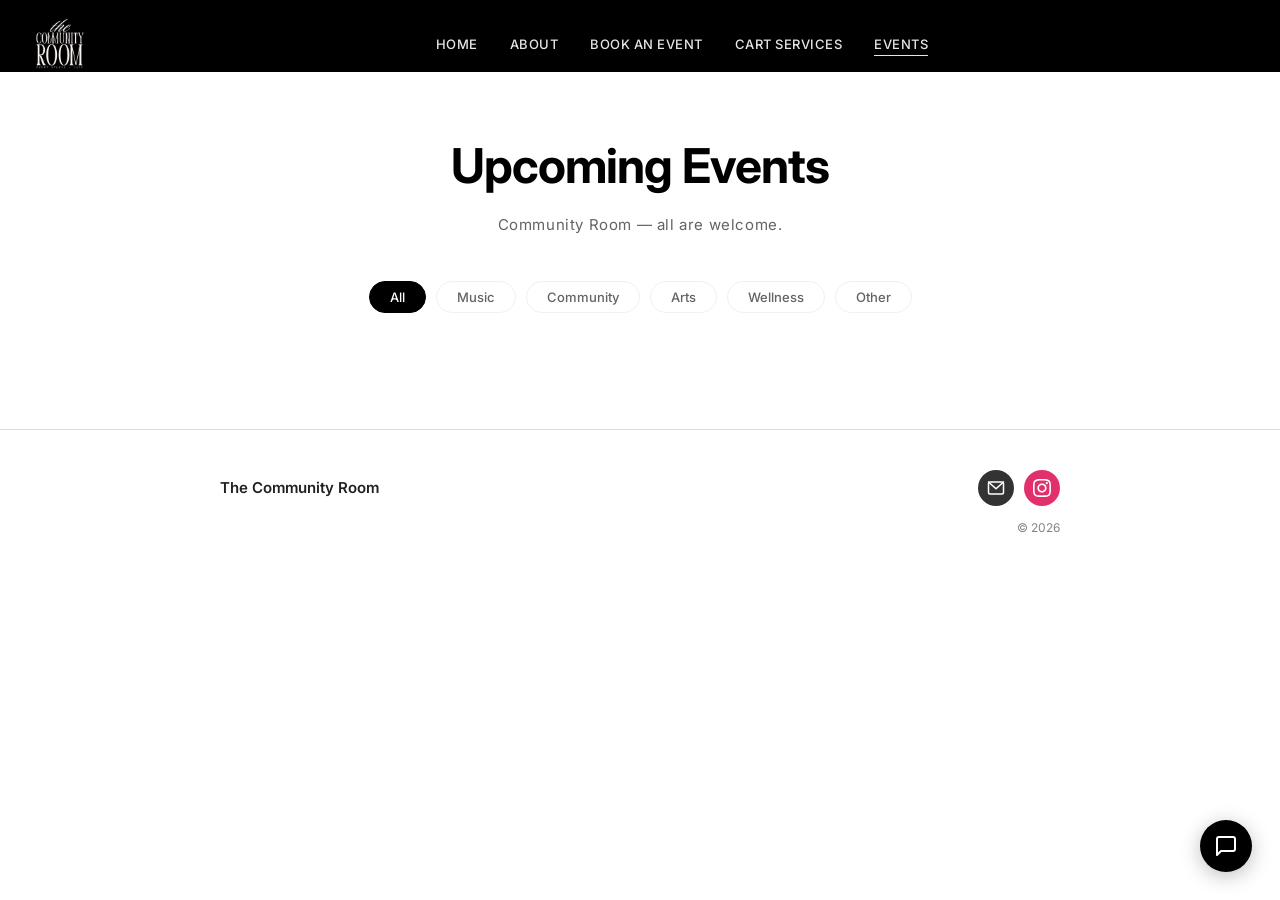
<file: events.html>
<!DOCTYPE html>
<html lang="en">
<head>
  <meta charset="UTF-8" />
  <meta name="viewport" content="width=device-width, initial-scale=1.0" />
  <title>Events | The Community Room</title>
  <link rel="icon" type="image/png" href="logo.PNG" />
  <link href="https://fonts.googleapis.com/css2?family=Inter:wght@300;400;500;600;700&display=swap" rel="stylesheet" />
  <link rel="stylesheet" href="styles.css" />
</head>
<body>

  <!-- NAV -->
  <nav>
    <a href="index.html" class="nav-logo">
      <img src="logo.PNG" alt="The Community Room" class="nav-logo-img" />
    </a>
    <ul class="nav-links" id="navLinks">
      <li><a href="index.html">Home</a></li>
      <li><a href="about.html">About</a></li>
      <li><a href="book.html">Book an Event</a></li>
      <li><a href="cart-services.html">Cart Services</a></li>
      <li><a href="events.html" class="active">Events</a></li>
    </ul>
    <button class="nav-hamburger" id="navHamburger" aria-label="Toggle menu" aria-expanded="false">
      <span></span><span></span><span></span>
    </button>
  </nav>

  <!-- PAGE HEADER -->
  <div class="ev-header">
    <h1>Upcoming Events</h1>
    <p>Community Room — all are welcome.</p>
  </div>

  <!-- FILTER BAR -->
  <div class="ev-filters" id="evFilters">
    <button class="ev-filter-btn ev-filter-active" data-filter="all">All</button>
    <button class="ev-filter-btn" data-filter="music">Music</button>
    <button class="ev-filter-btn" data-filter="community">Community</button>
    <button class="ev-filter-btn" data-filter="arts">Arts</button>
    <button class="ev-filter-btn" data-filter="wellness">Wellness</button>
    <button class="ev-filter-btn" data-filter="other">Other</button>
  </div>

  <!-- EVENTS GRID -->
  <div class="ev-grid" id="evGrid"></div>

  <!-- EVENT MODAL -->
  <div class="bk-overlay" id="evOverlay" aria-hidden="true">
    <div class="bk-modal" role="dialog" aria-modal="true" aria-labelledby="evModalTitle">
      <button class="bk-modal-close" id="evModalClose" aria-label="Close">✕</button>
      <div id="evModalContent"></div>
    </div>
  </div>

  <!-- FOOTER -->
  <footer>
    <div class="footer-inner">
      <span class="footer-brand">The Community Room</span>
      <div class="footer-icons">
        <a href="mailto:bookthecommunityroom@gmail.com" class="footer-icon footer-icon-email" aria-label="Email">
          <svg viewBox="0 0 24 24" fill="none" stroke="currentColor" stroke-width="2" stroke-linecap="round" stroke-linejoin="round" xmlns="http://www.w3.org/2000/svg">
            <rect x="2" y="4" width="20" height="16" rx="2"/><polyline points="2,4 12,13 22,4"/>
          </svg>
        </a>
        <a href="https://www.instagram.com/thecommunityrooom/" target="_blank" rel="noopener" class="footer-icon footer-icon-insta" aria-label="Instagram">
          <svg viewBox="0 0 24 24" fill="currentColor" xmlns="http://www.w3.org/2000/svg">
            <path d="M12 2.163c3.204 0 3.584.012 4.85.07 3.252.148 4.771 1.691 4.919 4.919.058 1.265.069 1.645.069 4.849 0 3.205-.012 3.584-.069 4.849-.149 3.225-1.664 4.771-4.919 4.919-1.266.058-1.644.07-4.85.07-3.204 0-3.584-.012-4.849-.07-3.26-.149-4.771-1.699-4.919-4.92-.058-1.265-.07-1.644-.07-4.849 0-3.204.013-3.583.07-4.849.149-3.227 1.664-4.771 4.919-4.919 1.266-.057 1.645-.069 4.849-.069zm0-2.163c-3.259 0-3.667.014-4.947.072-4.358.2-6.78 2.618-6.98 6.98-.059 1.281-.073 1.689-.073 4.948 0 3.259.014 3.668.072 4.948.2 4.358 2.618 6.78 6.98 6.98 1.281.058 1.689.072 4.948.072 3.259 0 3.668-.014 4.948-.072 4.354-.2 6.782-2.618 6.979-6.98.059-1.28.073-1.689.073-4.948 0-3.259-.014-3.667-.072-4.947-.196-4.354-2.617-6.78-6.979-6.98-1.281-.059-1.69-.073-4.949-.073zm0 5.838c-3.403 0-6.162 2.759-6.162 6.162s2.759 6.163 6.162 6.163 6.162-2.759 6.162-6.163c0-3.403-2.759-6.162-6.162-6.162zm0 10.162c-2.209 0-4-1.79-4-4 0-2.209 1.791-4 4-4s4 1.791 4 4c0 2.21-1.791 4-4 4zm6.406-11.845c-.796 0-1.441.645-1.441 1.44s.645 1.44 1.441 1.44c.795 0 1.439-.645 1.439-1.44s-.644-1.44-1.439-1.44z"/>
          </svg>
        </a>
      </div>
    </div>
    <div class="footer-copy">© 2026</div>
  </footer>

  <script>
    const AIRTABLE_TOKEN      = 'patNbETAvcOjyx6LR.4187065f033a6ed6e056f68e0fe98d5c381df27b1ce516f71f2c91b9da1c8531';
    const AIRTABLE_EVENTS_URL = 'https://api.airtable.com/v0/appUNfNKB7WXeeld6/Events%20%26%20Flyers';

    const CATEGORY_COLORS = {
      music:     'linear-gradient(160deg, #1a1a2e 0%, #4a3060 100%)',
      community: 'linear-gradient(160deg, #2d2d2d 0%, #5a4a3a 100%)',
      arts:      'linear-gradient(160deg, #1e3a2f 0%, #2d6a4f 100%)',
      wellness:  'linear-gradient(160deg, #2e1a1a 0%, #7a3b3b 100%)',
    };

    const grid    = document.getElementById('evGrid');
    const overlay = document.getElementById('evOverlay');

    // ── FETCH & RENDER ──
    async function loadEvents() {
      try {
        const filter = encodeURIComponent("{Show On Website}=1");
        let records = [], offset = '';
        do {
          const url = AIRTABLE_EVENTS_URL + '?filterByFormula=' + filter + (offset ? '&offset=' + offset : '');
          const res = await fetch(url, { headers: { 'Authorization': 'Bearer ' + AIRTABLE_TOKEN } });
          if (!res.ok) throw new Error('fetch failed');
          const json = await res.json();
          records = records.concat(json.records);
          offset = json.offset || '';
        } while (offset);

        grid.innerHTML = '';

        if (records.length === 0) {
          grid.innerHTML = '<p style="text-align:center;color:#888;padding:60px 20px;grid-column:1/-1;">No upcoming events at this time. Check back soon!</p>';
          return;
        }

        records.forEach(record => {
          const f        = record.fields;
          const category = (f['Event Category'] || 'community').toLowerCase();
          const name     = f['Event Name'] || '';
          const date     = f['Date and Time'] || '';
          const flyer      = f['Flyer Image'] && f['Flyer Image'][0] ? f['Flyer Image'][0].url : null;
          const ticketLink = f['Ticket Link'] || null;
          const label    = f['Event Category'] || (category.charAt(0).toUpperCase() + category.slice(1));

          const flyerHTML = flyer
            ? `<img src="${flyer}" alt="${name}" style="width:100%;height:100%;object-fit:cover;" />`
            : `<span class="ev-flyer-placeholder">${label}</span>`;

          const el = document.createElement('div');
          el.className = 'ev-card';
          el.dataset.category = category;
          el.style.cursor = 'pointer';
          el.innerHTML = `
            <div class="ev-flyer" style="background:${flyer ? '#111' : (CATEGORY_COLORS[category] || '#333')}">
              ${flyerHTML}
            </div>
            <div class="ev-card-info">
              <span class="ev-card-tag">${label}</span>
              <h3 class="ev-card-name">${name}</h3>
              <p class="ev-card-date">${date}</p>
            </div>`;
          el.addEventListener('click', () => openEvModal(record));
          el.dataset.ticketLink = ticketLink || '';
          grid.appendChild(el);
        });
      } catch(e) {
        console.warn('Could not load events:', e.message);
      }
    }

    // ── MODAL ──
    function openEvModal(record) {
      const f          = record.fields;
      const flyer      = f['Flyer Image'] && f['Flyer Image'][0] ? f['Flyer Image'][0].url : null;
      const label      = f['Event Category'] || '';
      const ticketLink = f['Ticket Link'] || null;

      const flyerHTML = flyer
        ? `<div class="bk-event-flyer"><img src="${flyer}" alt="${f['Event Name']} flyer" /></div>`
        : `<div class="bk-event-flyer" style="background:#f0eef9;flex-direction:column;gap:6px;">
             <svg width="36" height="36" viewBox="0 0 24 24" fill="none" stroke="#534AB7" stroke-width="1.5" stroke-linecap="round" stroke-linejoin="round"><rect x="3" y="3" width="18" height="18" rx="2"/><circle cx="8.5" cy="8.5" r="1.5"/><polyline points="21,15 16,10 5,21"/></svg>
             <span style="font-size:12px;color:#9490cc;font-weight:500;">Flyer coming soon</span>
           </div>`;

      const soldOut   = f['Sold Out'] || false;
      const ticketBtn = soldOut
        ? `<div style="display:block;text-align:center;background:#aaa;color:#fff;padding:14px;border-radius:8px;font-weight:600;margin-bottom:12px;cursor:default;">Sold Out</div>`
        : ticketLink
          ? `<a href="${ticketLink}" target="_blank" rel="noopener" class="bk-submit" style="display:block;text-align:center;text-decoration:none;margin-bottom:12px;">Get Tickets</a>`
          : '';

      document.getElementById('evModalContent').innerHTML = `
        <h2 class="bk-modal-title" id="evModalTitle">${f['Event Name'] || ''}</h2>
        ${flyerHTML}
        <span class="bk-event-tag">${label}</span>
        <div class="bk-event-meta">
          <span class="bk-event-meta-item">
            <svg viewBox="0 0 24 24" fill="none" stroke="currentColor" stroke-width="2" stroke-linecap="round" stroke-linejoin="round"><rect x="3" y="4" width="18" height="18" rx="2"/><line x1="16" y1="2" x2="16" y2="6"/><line x1="8" y1="2" x2="8" y2="6"/><line x1="3" y1="10" x2="21" y2="10"/></svg>
            ${f['Date and Time'] || ''}
          </span>
          <span class="bk-event-meta-item">
            <svg viewBox="0 0 24 24" fill="none" stroke="currentColor" stroke-width="2" stroke-linecap="round" stroke-linejoin="round"><path d="M21 10c0 7-9 13-9 13S3 17 3 10a9 9 0 0 1 18 0z"/><circle cx="12" cy="10" r="3"/></svg>
            ${f['Location'] || ''}
          </span>
        </div>
        <p class="bk-event-desc">${f['Event Description'] || ''}</p>
        ${ticketBtn}
        <button class="bk-submit bk-submit-outline" onclick="closeEvModal()">Close</button>`;

      overlay.classList.add('bk-overlay-active');
      overlay.removeAttribute('aria-hidden');
      document.body.style.overflow = 'hidden';
    }

    function closeEvModal() {
      overlay.classList.remove('bk-overlay-active');
      overlay.setAttribute('aria-hidden', 'true');
      document.body.style.overflow = '';
    }

    document.getElementById('evModalClose').addEventListener('click', closeEvModal);
    overlay.addEventListener('click', e => { if (e.target === overlay) closeEvModal(); });
    document.addEventListener('keydown', e => { if (e.key === 'Escape') closeEvModal(); });


    // ── FILTERS ──
    document.querySelectorAll('.ev-filter-btn').forEach(btn => {
      btn.addEventListener('click', () => {
        document.querySelectorAll('.ev-filter-btn').forEach(b => b.classList.remove('ev-filter-active'));
        btn.classList.add('ev-filter-active');
        const filter = btn.dataset.filter;
        document.querySelectorAll('.ev-card').forEach(card => {
          card.style.display = (filter === 'all' || card.dataset.category === filter) ? '' : 'none';
        });
      });
    });

    loadEvents();
  </script>

  <script src="chat-agent.js"></script>
  <script src="img-overrides.js"></script>
  <script src="nav.js"></script>
</body>
</html>
</file>
<file: styles.css>
*, *::before, *::after { box-sizing: border-box; margin: 0; padding: 0; }

:root {
  --black:      rgb(0, 0, 0);
  --black-soft: rgb(20, 20, 20);
  --black-warm: rgb(27, 26, 26);
  --white:      rgb(255, 255, 255);
  --dark:       rgb(33, 33, 33);
  --mid-gray:   rgb(99, 99, 99);
  --light-gray: rgb(241, 241, 241);
  --gray:       rgb(132, 132, 132);
  --blue:       rgb(51, 116, 255);
  --overlay:    rgba(0, 0, 0, 0.9);
  --font:       'Inter', Helvetica, Arial, sans-serif;
}

body {
  font-family: var(--font);
  color: var(--dark);
  background: var(--white);
  line-height: 1.6;
  overflow-x: hidden;
}

/* ── NAV ── */
nav {
  position: sticky;
  top: 0;
  z-index: 100;
  background: var(--black);
  display: grid;
  grid-template-columns: auto 1fr auto;
  align-items: center;
  padding: 0 20px 0 16px;
  height: 72px;
}

.nav-links {
  display: flex;
  align-items: center;
  justify-content: center;
  gap: 32px;
  list-style: none;
}

.nav-logo {
  display: flex;
  align-items: center;
  gap: 12px;
  text-decoration: none;
}

.nav-logo-img {
  height: 88px;
  width: auto;
  display: block;
}

.nav-logo-circle {
  width: 56px;
  height: 56px;
  border-radius: 50%;
  border: 2px solid var(--white);
  background: var(--black);
  display: flex;
  flex-direction: column;
  align-items: center;
  justify-content: center;
  padding: 6px;
}

.nav-logo-circle .the       { font-size: 7px; letter-spacing: 3px; color: var(--white); font-weight: 300; text-transform: uppercase; }
.nav-logo-circle .urban     { font-size: 11px; font-weight: 700; color: var(--white); text-transform: uppercase; letter-spacing: 1px; }
.nav-logo-circle .collective{ font-family: Georgia, serif; font-style: italic; font-size: 9px; color: var(--white); }
.nav-logo-circle .tagline   { font-size: 5px; color: var(--gray); letter-spacing: 2px; text-transform: uppercase; margin-top: 2px; }

.nav-links a {
  color: var(--white);
  text-decoration: none;
  font-size: 13px;
  font-weight: 500;
  letter-spacing: 0.5px;
  text-transform: uppercase;
  opacity: 0.9;
  position: relative;
  padding-bottom: 4px;
  transition: opacity 0.2s;
}
.nav-links a::after {
  content: '';
  position: absolute;
  left: 0;
  bottom: 0;
  width: 0;
  height: 1px;
  background: var(--white);
  transition: width 0.25s ease;
}
.nav-links a:hover { opacity: 1; }
.nav-links a:hover::after,
.nav-links a.active::after { width: 100%; }

.nav-search {
  background: none;
  border: none;
  cursor: pointer;
  color: var(--white);
  padding: 4px;
}
.nav-search svg { display: block; }

/* ── HERO ── */
.hero {
  background: var(--black);
  display: flex;
  align-items: center;
  justify-content: center;
  overflow: hidden;
  position: relative;
}

.hero-inner {
  text-align: center;
  padding: 12px 40px;
}

.hero-logo {
  max-width: min(680px, 85vw);
  width: 100%;
  height: auto;
  display: block;
  margin: 0 auto;
}

.hero-the {
  display: block;
  font-size: clamp(28px, 6vw, 72px);
  font-weight: 800;
  color: var(--white);
  letter-spacing: 0.25em;
  text-transform: uppercase;
  opacity: 0.15;
}

.hero-urban {
  display: block;
  font-size: clamp(64px, 18vw, 220px);
  font-weight: 900;
  color: var(--white);
  letter-spacing: 0.05em;
  text-transform: uppercase;
  line-height: 0.85;
  opacity: 0.18;
}

.hero-collective {
  display: block;
  font-family: Georgia, 'Times New Roman', serif;
  font-style: italic;
  font-size: clamp(48px, 12vw, 160px);
  color: var(--white);
  line-height: 1;
  opacity: 0.18;
}

.hero-tagline {
  display: flex;
  align-items: center;
  justify-content: center;
  gap: 20px;
  margin-top: 24px;
}

.hero-tagline span {
  font-size: clamp(9px, 1.5vw, 13px);
  letter-spacing: 0.3em;
  text-transform: uppercase;
  color: var(--white);
  opacity: 0.5;
  font-weight: 400;
}

.hero-dot {
  width: 4px;
  height: 4px;
  background: var(--white);
  border-radius: 50%;
  opacity: 0.3;
}

/* ── SECTIONS SHARED ── */
.section {
  max-width: 700px;
  margin: 0 auto;
  padding: 64px 24px;
}

.section-img {
  width: 100%;
  max-width: 480px;
  border-radius: 4px;
  display: block;
  margin: 0 auto 36px;
  background: var(--light-gray);
  aspect-ratio: 4/3;
  object-fit: cover;
}

.section h2 {
  font-size: clamp(22px, 4vw, 30px);
  font-weight: 700;
  color: var(--black-warm);
  margin-bottom: 16px;
}

.section p {
  font-size: 15px;
  color: var(--mid-gray);
  margin-bottom: 12px;
  line-height: 1.7;
}

.section ul {
  list-style: disc;
  padding-left: 32px;
  margin-bottom: 12px;
}

.section ul li {
  font-size: 15px;
  color: var(--mid-gray);
  margin-bottom: 4px;
  line-height: 1.7;
}

/* ── BUTTONS ── */
.btn-dark {
  display: inline-block;
  margin-top: 24px;
  padding: 14px 28px;
  background: var(--black-warm);
  color: var(--white);
  font-family: var(--font);
  font-size: 13px;
  font-weight: 600;
  letter-spacing: 0.08em;
  text-transform: uppercase;
  text-decoration: none;
  border: none;
  cursor: pointer;
  transition: background 0.2s;
}
.btn-dark:hover { background: var(--dark); }

.btn-outline {
  display: inline-block;
  margin-top: 24px;
  padding: 14px 28px;
  background: transparent;
  color: var(--white);
  font-family: var(--font);
  font-size: 13px;
  font-weight: 600;
  letter-spacing: 0.08em;
  text-transform: uppercase;
  text-decoration: none;
  border: 2px solid var(--white);
  cursor: pointer;
  transition: background 0.2s, color 0.2s;
}
.btn-outline:hover { background: var(--white); color: var(--black); }

/* ── ABOUT BAND ── */
.about-band {
  background: var(--black);
  padding: 80px 24px;
  text-align: center;
}

.about-band h2 {
  font-size: clamp(16px, 3vw, 22px);
  font-weight: 600;
  color: var(--white);
  letter-spacing: 0.15em;
  text-transform: uppercase;
  margin-bottom: 32px;
}

.about-band p {
  font-size: clamp(15px, 2.5vw, 18px);
  color: var(--white);
  max-width: 640px;
  margin: 0 auto 16px;
  line-height: 1.8;
  opacity: 0.88;
}

/* ── GALLERY ── */
.gallery {
  display: grid;
  grid-template-columns: repeat(3, 1fr);
  gap: 0;
  max-width: 840px;
  margin: 0 auto;
  padding: 40px 24px 64px;
}

.gallery-item {
  aspect-ratio: 1;
  background: var(--light-gray);
  overflow: hidden;
}

.gallery-item img {
  width: 100%;
  height: 100%;
  object-fit: cover;
  display: block;
  transition: transform 0.3s;
}
.gallery-item:hover img { transform: scale(1.04); }

/* placeholder tint for images we don't have */
.img-placeholder {
  width: 100%;
  height: 100%;
  background: linear-gradient(135deg, #d0cfc8 0%, #b8b5ad 100%);
  display: flex;
  align-items: center;
  justify-content: center;
  color: var(--gray);
  font-size: 13px;
  letter-spacing: 0.05em;
}

/* ── SWEET MONDAYS LOGO BLOCK ── */
.logo-block {
  background: var(--black);
  width: 100%;
  max-width: 480px;
  aspect-ratio: 1;
  margin: 0 auto 36px;
  border-radius: 4px;
  display: flex;
  flex-direction: column;
  align-items: center;
  justify-content: center;
  gap: 8px;
}

.sm-script {
  font-family: Georgia, 'Times New Roman', serif;
  font-style: italic;
  font-size: clamp(36px, 8vw, 64px);
  color: var(--white);
  font-weight: 400;
  line-height: 1;
}

.sm-sub {
  font-size: clamp(10px, 1.5vw, 14px);
  letter-spacing: 0.3em;
  color: var(--white);
  text-transform: uppercase;
  font-weight: 300;
  opacity: 0.8;
}

/* ── DIVIDER ── */
hr.section-divider {
  border: none;
  border-top: 1px solid var(--light-gray);
  max-width: 700px;
  margin: 0 auto;
}

/* ── FOOTER ── */
footer {
  border-top: 1px solid #ddd;
  padding: 40px 32px 24px;
}

.footer-inner {
  max-width: 840px;
  margin: 0 auto;
  display: flex;
  align-items: center;
  justify-content: space-between;
  margin-bottom: 12px;
}

.footer-brand {
  font-size: 15px;
  font-weight: 600;
  color: var(--dark);
}

.footer-icons {
  display: flex;
  gap: 10px;
}

.footer-icon {
  width: 36px;
  height: 36px;
  border-radius: 50%;
  display: flex;
  align-items: center;
  justify-content: center;
  text-decoration: none;
  transition: opacity 0.2s;
}
.footer-icon:hover { opacity: 0.7; }
.footer-icon svg { width: 18px; height: 18px; display: block; }

.footer-icon-email { background: #333; color: var(--white); }
.footer-icon-insta { background: #e1306c; color: var(--white); }

.footer-copy {
  max-width: 840px;
  margin: 0 auto;
  font-size: 12px;
  color: var(--gray);
  text-align: right;
}

/* ── HOME SPLIT SECTIONS ── */
.home-split-stack {
  max-width: 1100px;
  margin: 0 auto;
  padding: 48px 40px 0;
  display: flex;
  flex-direction: column;
  gap: 32px;
}

.home-split {
  display: grid;
  grid-template-columns: 1fr 1fr;
  align-items: center;
  border: 1px solid #e8e8e8;
  border-radius: 4px;
  overflow: hidden;
}

.home-split-img-wrap {
  overflow: hidden;
  position: relative;
  height: 500px;
}

.home-split-img {
  width: 100%;
  height: 100%;
  object-fit: cover;
  display: block;
}

.home-split-text {
  padding: 52px 52px;
  display: flex;
  flex-direction: column;
  justify-content: center;
}

.home-split-text h2 {
  font-size: clamp(20px, 3vw, 28px);
  font-weight: 700;
  color: var(--black-warm);
  margin-bottom: 16px;
}

.home-split-text p {
  font-size: 15px;
  color: var(--mid-gray);
  margin-bottom: 12px;
  line-height: 1.7;
}

.home-split-text ul {
  list-style: disc;
  padding-left: 20px;
  margin-bottom: 12px;
}

.home-split-text ul li {
  font-size: 15px;
  color: var(--mid-gray);
  margin-bottom: 4px;
  line-height: 1.7;
}

/* ── ABOUT PAGE ── */
.about-split {
  max-width: 1100px;
  margin: 0 auto;
  padding: 80px 40px;
  display: grid;
  grid-template-columns: 1fr 1fr;
  gap: 64px;
  align-items: stretch;
}

.about-split-img-wrap {
  overflow: hidden;
  border-radius: 4px;
}

.about-split-img {
  width: 100%;
  height: 100%;
  object-fit: cover;
  display: block;
  min-height: 480px;
  background: var(--light-gray);
}

.about-split-text h2 {
  font-size: clamp(20px, 3vw, 28px);
  font-weight: 700;
  color: var(--black-warm);
  letter-spacing: 0.05em;
  text-transform: uppercase;
  margin-bottom: 28px;
}

.about-split-text p {
  font-size: 15px;
  color: var(--mid-gray);
  margin-bottom: 16px;
  line-height: 1.8;
}

.about-split-text p strong {
  color: var(--dark);
}

.about-split-text p em {
  font-style: italic;
  color: var(--mid-gray);
}

/* ── COLLAB BAND (replaced by two-col layout in new CSS below) ── */

/* ── CART SERVICES PAGE ── */
.cs-hero-split {
  max-width: 1100px;
  margin: 0 auto;
  display: grid;
  grid-template-columns: 1fr 1fr;
  gap: 0;
  padding: 56px 40px;
  align-items: start;
}

.cs-hero-col {
  padding: 0 24px;
}
.cs-hero-col:first-child {
  padding-left: 0;
  border-right: 1px solid var(--light-gray);
  padding-right: 48px;
}
.cs-hero-col:last-child {
  padding-left: 48px;
  padding-right: 0;
}

.cs-col-heading {
  font-size: clamp(14px, 2vw, 17px);
  font-weight: 700;
  color: var(--black-warm);
  letter-spacing: 0.05em;
  text-transform: uppercase;
  margin-bottom: 20px;
}

.cs-img-wrap {
  width: 100%;
  margin-bottom: 24px;
  border-radius: 4px;
  overflow: hidden;
}

.cs-img-dark {
  background: linear-gradient(135deg, #2a2a2a 0%, #1a1a1a 100%) !important;
  color: var(--gray) !important;
  min-height: 380px;
}

.cs-img-matcha {
  background: linear-gradient(135deg, #8aac6a 0%, #5a7a40 100%) !important;
  color: rgba(255,255,255,0.6) !important;
  min-height: 380px;
}

.cs-img-bottles {
  background: linear-gradient(135deg, #7a9e55 0%, #5a7a35 100%) !important;
  color: rgba(255,255,255,0.6) !important;
  min-height: 320px;
}

.cs-img-ice {
  background: linear-gradient(135deg, #c8d8b0 0%, #9ab880 100%) !important;
  color: var(--gray) !important;
  min-height: 200px;
}

.cs-label {
  font-size: 13px;
  font-weight: 700;
  color: var(--dark);
  text-transform: uppercase;
  letter-spacing: 0.05em;
  margin-bottom: 8px !important;
}

.cs-col-body p {
  font-size: 14px;
  color: var(--mid-gray);
  line-height: 1.75;
  margin-bottom: 16px;
}

.cs-details p {
  font-size: 14px;
  color: var(--mid-gray);
  line-height: 1.75;
  margin-bottom: 20px;
}

.cs-details p strong {
  color: var(--dark);
}

/* ── BEVERAGE DROP-OFF ── */
.cs-dropoff {
  max-width: 700px;
  margin: 0 auto;
  padding: 16px 40px 80px;
}

.cs-dropoff-heading {
  font-size: clamp(14px, 2vw, 17px);
  font-weight: 700;
  color: var(--black-warm);
  letter-spacing: 0.05em;
  text-transform: uppercase;
  margin-bottom: 28px;
}

.cs-dropoff-img-wrap {
  width: 100%;
  max-height: 340px;
  border-radius: 4px;
  overflow: hidden;
  margin-bottom: 20px;
}

.cs-dropoff-img-wrap img {
  width: 100%;
  height: 340px;
  object-fit: cover;
  display: block;
}

.cs-dropoff-body {
  margin-top: 8px;
}

.cs-tagline {
  font-size: 15px;
  font-style: italic;
  color: var(--dark);
  margin-bottom: 16px;
}

.cs-dropoff-body p {
  font-size: 15px;
  color: var(--mid-gray);
  line-height: 1.75;
  margin-bottom: 16px;
}

.cs-list-group {
  margin-bottom: 20px;
}

.cs-list-label {
  font-size: 15px;
  color: var(--dark);
  margin-bottom: 8px;
}

.cs-list-label em {
  font-style: italic;
  color: var(--mid-gray);
}

.cs-list-group ul {
  list-style: disc;
  padding-left: 28px;
}

.cs-list-group ul li {
  font-size: 15px;
  color: var(--mid-gray);
  line-height: 1.7;
  margin-bottom: 4px;
}

/* ── BOOK WITH US PAGE ── */
:root {
  --purple: #534AB7;
  --purple-light: #EAE9F7;
  --purple-mid: #6E66CC;
}

.bk-page {
  max-width: 960px;
  margin: 0 auto;
  padding: 56px 32px 80px;
}

.bk-header {
  margin-bottom: 40px;
}

.bk-header h1 {
  font-size: clamp(22px, 4vw, 32px);
  font-weight: 700;
  color: var(--black-warm);
  letter-spacing: 0.04em;
  text-transform: uppercase;
  margin-bottom: 8px;
}

.bk-header p {
  font-size: 15px;
  color: var(--mid-gray);
  line-height: 1.6;
}

/* Legend */
.bk-legend {
  display: flex;
  gap: 24px;
  margin-bottom: 28px;
  flex-wrap: wrap;
}

.bk-legend-item {
  display: flex;
  align-items: center;
  gap: 8px;
  font-size: 12px;
  color: var(--mid-gray);
  font-weight: 500;
  letter-spacing: 0.03em;
}

.bk-legend-dot {
  width: 10px;
  height: 10px;
  border-radius: 50%;
  flex-shrink: 0;
}
.bk-dot-available { background: #22c55e; }
.bk-dot-partial   { background: #f59e0b; }
.bk-dot-pending   { background: #f59e0b; }
.bk-dot-private   { background: #b0b0b0; }
.bk-dot-closed    { background: #d1d5db; }

.bk-cell-pending { background: #fffbeb; }
.bk-pill-pending {
  background: #fef3c7;
  color: #d97706;
}

.bk-pending-notice {
  background: #fffbeb;
  border: 1px solid #fde68a;
  color: #92400e;
  border-radius: 8px;
  padding: 10px 14px;
  font-size: 13px;
  margin-bottom: 16px;
  line-height: 1.5;
}

.bk-pending-disclaimer {
  background: #fffbeb;
  border: 1px solid #fde68a;
  color: #92400e;
  border-radius: 6px;
  padding: 8px 12px;
  font-size: 12px;
  margin-top: 8px;
  line-height: 1.5;
}

/* Calendar wrap — constrain to page width */
.bk-calendar-wrap {
  width: 100%;
  max-width: 100%;
  overflow: hidden;
  box-sizing: border-box;
}

/* Calendar nav */
.bk-cal-nav {
  display: flex;
  align-items: center;
  justify-content: space-between;
  margin-bottom: 0;
  padding: 14px 20px;
  background: var(--black);
  border-radius: 4px 4px 0 0;
  width: 100%;
  box-sizing: border-box;
}

.bk-month-label {
  font-size: 14px;
  font-weight: 600;
  color: var(--white);
  letter-spacing: 0.08em;
  text-transform: uppercase;
}

.bk-nav-btn {
  background: none;
  border: 1px solid rgba(255,255,255,0.2);
  color: var(--white);
  width: 32px;
  height: 32px;
  border-radius: 2px;
  cursor: pointer;
  display: flex;
  align-items: center;
  justify-content: center;
  font-size: 14px;
  transition: background 0.15s, border-color 0.15s;
}
.bk-nav-btn:hover { background: rgba(255,255,255,0.1); border-color: rgba(255,255,255,0.4); }

/* Calendar grid */
.bk-cal-grid {
  display: grid;
  grid-template-columns: repeat(7, minmax(0, 1fr));
  border-left: 1px solid #e8e8e8;
  border-top: 1px solid #e8e8e8;
  width: 100%;
  overflow: hidden;
}

.bk-cal-day-header {
  padding: 10px 0;
  text-align: center;
  font-size: 11px;
  font-weight: 600;
  text-transform: uppercase;
  letter-spacing: 0.08em;
  color: var(--gray);
  background: #fafafa;
  border-right: 1px solid #e8e8e8;
  border-bottom: 1px solid #e8e8e8;
  box-sizing: border-box;
  min-width: 0;
  overflow: hidden;
}

.bk-cal-cell {
  min-height: 100px;
  padding: 10px 10px 8px;
  border-right: 1px solid #e8e8e8;
  border-bottom: 1px solid #e8e8e8;
  display: flex;
  flex-direction: column;
  gap: 5px;
  position: relative;
  background: var(--white);
  box-sizing: border-box;
  min-width: 0;
  overflow: hidden;
}

.bk-cell-empty {
  background: #fafafa;
  pointer-events: none;
}

.bk-cell-past {
  background: #fafafa;
}
.bk-cell-past .bk-day-num { opacity: 0.3; }

.bk-cell-today {
  outline: 2px solid var(--purple);
  outline-offset: -2px;
}
.bk-cell-today .bk-day-num { color: var(--purple); font-weight: 700; }

.bk-cell-clickable {
  cursor: pointer;
  transition: background 0.15s;
}
.bk-cell-clickable:hover { background: #f5f4fc; }

.bk-day-num {
  font-size: 13px;
  font-weight: 500;
  color: var(--dark);
  line-height: 1;
}

/* Pills */
.bk-pill {
  display: inline-block;
  font-size: 10px;
  font-weight: 600;
  letter-spacing: 0.03em;
  padding: 3px 7px;
  border-radius: 20px;
  line-height: 1.4;
  width: fit-content;
}

.bk-pill-private {
  background: #ebebeb;
  color: #777;
}

.bk-cell-closed {
  background: #f3f4f6;
  cursor: not-allowed;
  opacity: 0.6;
}

.bk-pill-closed {
  background: #e5e7eb;
  color: #9ca3af;
  font-size: 10px;
  font-weight: 500;
  padding: 2px 6px;
  border-radius: 4px;
}

.bk-pill-owner {
  background: var(--purple-light);
  color: var(--purple);
}

.bk-cell-tours {
  background: #fff5f5;
}

.bk-pill-tours {
  background: #fde8e8;
  color: #e03030;
}

.bk-pill-soldout {
  display: block;
  font-size: 9px;
  font-weight: 700;
  letter-spacing: 0.04em;
  text-transform: uppercase;
  color: #fff;
  background: #888;
  border-radius: 3px;
  padding: 1px 5px;
  margin-top: 3px;
  width: fit-content;
  max-width: 100%;
}

.bk-avail-label {
  font-size: 11px;
  font-weight: 600;
  color: #22c55e;
  letter-spacing: 0.02em;
}

.bk-slots-open {
  font-size: 10px;
  color: #f59e0b;
  font-weight: 500;
}

.bk-cell-detail {
  font-size: 10px;
  color: var(--mid-gray);
  line-height: 1.4;
}

/* Modal overlay */
.bk-overlay {
  position: fixed;
  inset: 0;
  background: rgba(0,0,0,0.72);
  z-index: 200;
  display: flex;
  align-items: center;
  justify-content: center;
  padding: 24px;
  opacity: 0;
  pointer-events: none;
  transition: opacity 0.2s;
}

.bk-overlay-active {
  opacity: 1;
  pointer-events: all;
}

.bk-modal {
  background: var(--white);
  width: 100%;
  max-width: 620px;
  max-height: 90vh;
  overflow-y: auto;
  border-radius: 4px;
  padding: 40px;
  position: relative;
}

.bk-modal-close {
  position: absolute;
  top: 16px;
  right: 16px;
  background: none;
  border: none;
  cursor: pointer;
  color: var(--gray);
  font-size: 18px;
  line-height: 1;
  padding: 4px 8px;
  transition: color 0.15s;
}
.bk-modal-close:hover { color: var(--dark); }

.bk-modal-title {
  font-size: 18px;
  font-weight: 700;
  color: var(--black-warm);
  letter-spacing: 0.03em;
  text-transform: uppercase;
  margin-bottom: 28px;
}

/* Form */
.bk-field-row {
  display: grid;
  grid-template-columns: 1fr 1fr;
  gap: 16px;
  margin-bottom: 16px;
}

.bk-field {
  display: flex;
  flex-direction: column;
  gap: 6px;
  margin-bottom: 16px;
}

.bk-field:last-child { margin-bottom: 0; }

.bk-label {
  font-size: 12px;
  font-weight: 600;
  color: var(--dark);
  letter-spacing: 0.04em;
  text-transform: uppercase;
}

.bk-req { color: var(--purple); }

.bk-input {
  font-family: var(--font);
  font-size: 14px;
  color: var(--dark);
  background: var(--white);
  border: 1px solid #d8d8d8;
  border-radius: 2px;
  padding: 10px 12px;
  outline: none;
  transition: border-color 0.15s;
  width: 100%;
  appearance: none;
}
.bk-input:focus { border-color: var(--purple); }
.bk-input::placeholder { color: #bbb; }

.bk-select {
  background-image: url("data:image/svg+xml,%3Csvg xmlns='http://www.w3.org/2000/svg' width='12' height='12' viewBox='0 0 24 24' fill='none' stroke='%23888' stroke-width='2'%3E%3Cpolyline points='6 9 12 15 18 9'/%3E%3C/svg%3E");
  background-repeat: no-repeat;
  background-position: right 12px center;
  padding-right: 32px;
  cursor: pointer;
}

.bk-textarea {
  resize: vertical;
  min-height: 88px;
}

.bk-section-label {
  font-size: 12px;
  font-weight: 600;
  color: var(--dark);
  letter-spacing: 0.04em;
  text-transform: uppercase;
  margin-bottom: 12px;
  margin-top: 8px;
}

/* Time slot cards */
.bk-slot-grid {
  display: grid;
  grid-template-columns: repeat(4, 1fr);
  gap: 10px;
  margin-bottom: 6px;
}

.bk-slot-card {
  border: 1px solid #d8d8d8;
  border-radius: 2px;
  padding: 12px 10px;
  cursor: pointer;
  display: flex;
  flex-direction: column;
  gap: 4px;
  transition: border-color 0.15s, background 0.15s;
  user-select: none;
}
.bk-slot-card:not(.bk-slot-taken):hover { border-color: var(--purple); background: var(--purple-light); }

.bk-slot-taken {
  background: #f5f5f5;
  cursor: not-allowed;
  opacity: 0.55;
}

.bk-slot-selected {
  border-color: var(--purple) !important;
  background: var(--purple-light) !important;
}

.bk-slot-label {
  font-size: 13px;
  font-weight: 600;
  color: var(--dark);
}
.bk-slot-taken .bk-slot-label { color: var(--gray); }

.bk-slot-time {
  font-size: 11px;
  color: var(--mid-gray);
}

.bk-slot-unavail {
  font-size: 10px;
  color: #aaa;
  font-weight: 500;
  margin-top: 2px;
}

/* Catering cards */
.bk-catering-grid {
  display: grid;
  grid-template-columns: repeat(2, 1fr);
  gap: 10px;
  margin-bottom: 4px;
}

.bk-catering-card {
  border: 1px solid #d8d8d8;
  border-radius: 2px;
  padding: 14px 12px;
  cursor: pointer;
  display: flex;
  flex-direction: column;
  gap: 5px;
  position: relative;
  transition: border-color 0.15s, background 0.15s;
  user-select: none;
}
.bk-catering-card:hover { border-color: var(--purple); background: var(--purple-light); }

.bk-catering-selected {
  border-color: var(--purple) !important;
  background: var(--purple-light) !important;
}

.bk-catering-label {
  font-size: 13px;
  font-weight: 600;
  color: var(--dark);
  padding-top: 2px;
}

.bk-catering-sub {
  font-size: 11px;
  color: var(--mid-gray);
  line-height: 1.4;
}

.bk-popular-badge {
  display: inline-block;
  font-size: 9px;
  font-weight: 700;
  letter-spacing: 0.06em;
  text-transform: uppercase;
  background: var(--purple);
  color: var(--white);
  padding: 2px 7px;
  border-radius: 20px;
  width: fit-content;
}

/* Errors */
.bk-error {
  font-size: 12px;
  color: #d0402a;
  margin-top: 6px;
  font-weight: 500;
}

/* Submit */
.bk-submit {
  display: block;
  width: 100%;
  margin-top: 24px;
  padding: 14px;
  background: var(--purple);
  color: var(--white);
  font-family: var(--font);
  font-size: 13px;
  font-weight: 600;
  letter-spacing: 0.08em;
  text-transform: uppercase;
  border: none;
  border-radius: 2px;
  cursor: pointer;
  transition: background 0.2s;
}
.bk-submit:hover { background: var(--purple-mid); }

.bk-submit-outline {
  background: transparent;
  color: var(--purple);
  border: 1.5px solid var(--purple);
}
.bk-submit-outline:hover { background: var(--purple-light); }

/* Owner event detail modal */
.bk-event-flyer {
  width: 100%;
  border-radius: 4px;
  overflow: hidden;
  margin-bottom: 24px;
  background: var(--light-gray);
  min-height: 260px;
  display: flex;
  align-items: center;
  justify-content: center;
}

.bk-event-flyer img {
  width: 100%;
  display: block;
  border-radius: 4px;
}

.bk-event-title {
  font-size: 20px;
  font-weight: 700;
  color: var(--black-warm);
  margin-bottom: 6px;
}

.bk-event-meta {
  display: flex;
  flex-wrap: wrap;
  gap: 12px;
  margin-bottom: 20px;
}

.bk-event-meta-item {
  display: flex;
  align-items: center;
  gap: 6px;
  font-size: 13px;
  color: var(--mid-gray);
}

.bk-event-meta-item svg {
  width: 14px;
  height: 14px;
  color: var(--purple);
  flex-shrink: 0;
}

.bk-event-desc {
  font-size: 14px;
  color: var(--mid-gray);
  line-height: 1.7;
  margin-bottom: 24px;
}

.bk-event-tag {
  display: inline-block;
  background: var(--purple-light);
  color: var(--purple);
  font-size: 11px;
  font-weight: 600;
  letter-spacing: 0.04em;
  text-transform: uppercase;
  padding: 4px 10px;
  border-radius: 20px;
  margin-bottom: 20px;
}

/* Confirmation */
.bk-confirm {
  text-align: center;
  padding: 20px 0 8px;
}

.bk-confirm-icon {
  width: 52px;
  height: 52px;
  border-radius: 50%;
  background: var(--purple);
  color: var(--white);
  font-size: 22px;
  display: flex;
  align-items: center;
  justify-content: center;
  margin: 0 auto 20px;
}

.bk-confirm-title {
  font-size: 20px;
  font-weight: 700;
  color: var(--black-warm);
  margin-bottom: 8px;
}

.bk-confirm-msg {
  font-size: 15px;
  color: var(--mid-gray);
  margin-bottom: 24px;
}

.bk-confirm-detail {
  display: inline-flex;
  align-items: center;
  gap: 8px;
  background: var(--purple-light);
  border: 1px solid #c8c4ee;
  border-radius: 2px;
  padding: 10px 18px;
  font-size: 13px;
  color: var(--dark);
  margin-bottom: 8px;
}

.bk-confirm-detail strong { color: var(--purple); font-weight: 600; }

/* ── RESPONSIVE ── */
@media (max-width: 768px) {
  .about-split {
    grid-template-columns: 1fr;
    padding: 48px 24px;
    gap: 36px;
  }

  .cs-hero-split {
    grid-template-columns: 1fr;
    padding: 40px 24px;
  }
  .cs-hero-col:first-child {
    border-right: none;
    border-bottom: 1px solid var(--light-gray);
    padding-right: 0;
    padding-bottom: 40px;
    margin-bottom: 40px;
  }
  .cs-hero-col:last-child {
    padding-left: 0;
  }
  .cs-dropoff {
    padding: 16px 24px 60px;
  }

  .home-split-stack { padding: 24px 20px 0; gap: 20px; }
  .home-split { grid-template-columns: 1fr; }
  .home-split-img-wrap { min-height: 260px; }
  .home-split-text { padding: 36px 24px; }
  .about-split-img { min-height: 300px; }
  .bk-page { padding: 32px 8px 60px; }
  .bk-cal-cell { min-height: 68px; padding: 5px 3px; }
  .bk-day-num { font-size: 11px; }
  .bk-pill { font-size: 8px; padding: 2px 3px; border-radius: 3px; letter-spacing: 0; }
  .bk-pill-soldout { font-size: 7px; padding: 1px 3px; }
  .bk-avail-label { font-size: 8px; }
  .bk-cal-day-header { font-size: 9px; padding: 8px 0; letter-spacing: 0; }
  .bk-cal-nav { padding: 10px 12px; }
  .bk-modal { padding: 28px 20px; }
  .bk-field-row { grid-template-columns: 1fr; }
  .bk-slot-grid { grid-template-columns: repeat(2, 1fr); }
  .bk-catering-grid { grid-template-columns: 1fr; }
}

@media (max-width: 400px) {
  .bk-page { padding: 32px 6px 60px; }
  .bk-cal-cell { min-height: 56px; padding: 4px 2px; }
  .bk-day-num { font-size: 10px; }
  .bk-pill { font-size: 7px; padding: 1px 3px; }
  .bk-cal-day-header { font-size: 8px; }
}

/* ── HAMBURGER BUTTON (hidden on desktop) ── */
.nav-hamburger {
  display: none;
  flex-direction: column;
  justify-content: center;
  gap: 5px;
  background: none;
  border: none;
  cursor: pointer;
  padding: 6px;
  margin-left: 12px;
}

.nav-hamburger span {
  display: block;
  width: 22px;
  height: 2px;
  background: var(--white);
  border-radius: 2px;
  transition: transform 0.25s, opacity 0.25s;
}

/* Animate to X when open */
.nav-hamburger-active span:nth-child(1) { transform: translateY(7px) rotate(45deg); }
.nav-hamburger-active span:nth-child(2) { opacity: 0; }
.nav-hamburger-active span:nth-child(3) { transform: translateY(-7px) rotate(-45deg); }

@media (max-width: 600px) {
  nav {
    display: flex;
    justify-content: space-between;
    align-items: center;
    padding: 0 16px 0 12px;
  }

  .nav-hamburger { display: flex; margin-left: auto; }

  .nav-links {
    display: none;
    position: absolute;
    top: 72px;
    left: 0;
    right: 0;
    background: var(--black);
    flex-direction: column;
    align-items: flex-start;
    gap: 0;
    padding: 8px 0 16px;
    z-index: 99;
    border-top: 1px solid rgba(255,255,255,0.08);
  }

  .nav-links.nav-open { display: flex; }

  .nav-links li { width: 100%; }

  .nav-links a {
    display: block;
    padding: 14px 24px;
    font-size: 13px;
    width: 100%;
  }

  .nav-links a::after { display: none; }
}

/* ── EVENTS PAGE ── */
.ev-header {
  text-align: center;
  padding: 56px 24px 24px;
}

.ev-header h1 {
  font-size: clamp(28px, 5vw, 48px);
  font-weight: 700;
  letter-spacing: -0.02em;
  color: var(--black);
}

.ev-header p {
  margin-top: 8px;
  font-size: 15px;
  color: var(--mid-gray);
  letter-spacing: 0.04em;
}

.ev-filters {
  display: flex;
  justify-content: center;
  flex-wrap: wrap;
  gap: 10px;
  padding: 20px 24px 36px;
}

.ev-filter-btn {
  background: none;
  border: 1.5px solid var(--light-gray);
  border-radius: 999px;
  padding: 7px 20px;
  font-family: var(--font);
  font-size: 13px;
  font-weight: 500;
  color: var(--mid-gray);
  cursor: pointer;
  transition: background 0.15s, color 0.15s, border-color 0.15s;
}

.ev-filter-btn:hover {
  border-color: var(--black);
  color: var(--black);
}

.ev-filter-active {
  background: var(--black);
  border-color: var(--black);
  color: var(--white);
}

.ev-grid {
  display: grid;
  grid-template-columns: repeat(auto-fill, minmax(220px, 1fr));
  gap: 32px;
  max-width: 1200px;
  margin: 0 auto;
  padding: 0 40px 80px;
}

.ev-card {
  display: flex;
  flex-direction: column;
  border-radius: 6px;
  overflow: hidden;
  background: var(--white);
  transition: transform 0.2s;
}

.ev-card:hover {
  transform: translateY(-4px);
}

.ev-flyer {
  aspect-ratio: 8.5 / 11;
  width: 100%;
  display: flex;
  align-items: center;
  justify-content: center;
  border-radius: 4px;
  overflow: hidden;
}

.ev-flyer-placeholder {
  font-size: 13px;
  font-weight: 500;
  color: rgba(255,255,255,0.3);
  letter-spacing: 0.15em;
  text-transform: uppercase;
}

.ev-card-info {
  padding: 14px 4px 0;
}

.ev-card-tag {
  font-size: 11px;
  font-weight: 600;
  letter-spacing: 0.1em;
  text-transform: uppercase;
  color: var(--gray);
}

.ev-card-name {
  font-size: 16px;
  font-weight: 600;
  color: var(--black);
  margin-top: 4px;
  line-height: 1.3;
}

.ev-card-date {
  font-size: 13px;
  color: var(--mid-gray);
  margin-top: 4px;
}

@media (max-width: 600px) {
  .ev-grid { grid-template-columns: repeat(2, 1fr); gap: 20px; padding: 0 20px 60px; }
}

/* ── ADMIN PAGE ── */
.adm-gate {
  position: fixed;
  inset: 0;
  background: var(--black);
  display: flex;
  align-items: center;
  justify-content: center;
  z-index: 999;
}

.adm-gate-box {
  background: var(--black-soft);
  border: 1px solid rgba(255,255,255,0.08);
  border-radius: 8px;
  padding: 48px 40px;
  width: 100%;
  max-width: 380px;
  display: flex;
  flex-direction: column;
  align-items: center;
  gap: 12px;
  text-align: center;
}

.adm-gate-box h2 {
  color: var(--white);
  font-size: 20px;
  font-weight: 600;
}

.adm-gate-box p {
  color: var(--gray);
  font-size: 14px;
  margin-bottom: 4px;
}

.adm-gate-box .bk-input {
  width: 100%;
  background: rgba(255,255,255,0.05);
  border-color: rgba(255,255,255,0.12);
  color: var(--white);
}

.adm-gate-box .bk-submit {
  width: 100%;
  margin-top: 4px;
}

.adm-gate-error {
  color: #e05555;
  font-size: 13px;
}

.adm-logout-btn {
  background: none;
  border: 1.5px solid rgba(255,255,255,0.2);
  border-radius: 999px;
  color: var(--white);
  font-family: var(--font);
  font-size: 13px;
  font-weight: 500;
  padding: 6px 18px;
  cursor: pointer;
  transition: border-color 0.15s;
}

.adm-logout-btn:hover { border-color: var(--white); }

.adm-page {
  max-width: 1200px;
  margin: 0 auto;
  padding: 56px 40px 80px;
}

.adm-header {
  margin-bottom: 36px;
}

.adm-header h1 {
  font-size: clamp(24px, 4vw, 36px);
  font-weight: 700;
  color: var(--black);
}

.adm-header p {
  color: var(--mid-gray);
  font-size: 15px;
  margin-top: 6px;
}

.adm-tabs {
  display: flex;
  gap: 4px;
  border-bottom: 2px solid var(--light-gray);
  margin-bottom: 40px;
}

.adm-tab {
  background: none;
  border: none;
  font-family: var(--font);
  font-size: 14px;
  font-weight: 600;
  color: var(--gray);
  padding: 10px 24px;
  cursor: pointer;
  border-bottom: 2px solid transparent;
  margin-bottom: -2px;
  transition: color 0.15s, border-color 0.15s;
}

.adm-tab:hover { color: var(--black); }

.adm-tab-active {
  color: var(--black);
  border-bottom-color: var(--black);
}

.adm-panel-hidden { display: none; }

.adm-two-col {
  display: grid;
  grid-template-columns: 1fr 1fr;
  gap: 48px;
  align-items: start;
}

.adm-img-grid {
  display: grid;
  grid-template-columns: repeat(auto-fill, minmax(180px, 1fr));
  gap: 24px;
}

.adm-img-item {
  display: flex;
  flex-direction: column;
  align-items: center;
  gap: 8px;
  background: #f9f9f9;
  border: 1px solid #e8e8e8;
  border-radius: 8px;
  padding: 16px;
}

.adm-img-preview-wrap {
  width: 100%;
  height: 120px;
  overflow: hidden;
  border-radius: 4px;
  background: #eee;
  display: flex;
  align-items: center;
  justify-content: center;
}

.adm-img-preview {
  width: 100%;
  height: 100%;
  object-fit: cover;
}

.adm-img-label {
  font-size: 13px;
  font-weight: 600;
  text-align: center;
  color: #333;
  margin: 0;
}

.adm-img-upload-btn {
  background: #111;
  color: #fff;
  padding: 7px 16px;
  border-radius: 6px;
  font-size: 13px;
  font-weight: 500;
  cursor: pointer;
  text-align: center;
}

.adm-section-title {
  font-size: 16px;
  font-weight: 600;
  color: var(--black);
  margin-bottom: 20px;
}

.adm-optional {
  font-weight: 400;
  color: var(--gray);
  font-size: 12px;
}

.adm-file-input {
  display: block;
  width: 100%;
  font-family: var(--font);
  font-size: 13px;
  color: var(--dark);
  margin-top: 6px;
}

.adm-file-note {
  display: block;
  font-size: 12px;
  color: var(--gray);
  margin-top: 4px;
}

.adm-form-error {
  color: #e05555;
  font-size: 13px;
  margin-bottom: 8px;
}

.adm-list-note {
  font-size: 12px;
  color: var(--gray);
  margin-bottom: 20px;
}

.adm-empty {
  color: var(--gray);
  font-size: 14px;
  font-style: italic;
}

.adm-list-item {
  display: flex;
  align-items: center;
  gap: 14px;
  padding: 14px 0;
  border-bottom: 1px solid var(--light-gray);
}

.adm-list-thumb {
  width: 40px;
  height: 52px;
  object-fit: cover;
  border-radius: 3px;
  flex-shrink: 0;
}

.adm-list-info {
  flex: 1;
  display: flex;
  flex-direction: column;
  gap: 2px;
}

.adm-list-info strong {
  font-size: 14px;
  font-weight: 600;
  color: var(--black);
}

.adm-list-info span {
  font-size: 12px;
  color: var(--gray);
}

.adm-delete-btn {
  background: none;
  border: 1.5px solid #e0b0b0;
  border-radius: 999px;
  color: #c04040;
  font-family: var(--font);
  font-size: 12px;
  font-weight: 500;
  padding: 4px 14px;
  cursor: pointer;
  white-space: nowrap;
  flex-shrink: 0;
  transition: background 0.15s, color 0.15s;
}

.adm-delete-btn:hover {
  background: #c04040;
  color: var(--white);
  border-color: #c04040;
}

@media (max-width: 768px) {
  .adm-two-col { grid-template-columns: 1fr; }
  .adm-page { padding: 40px 20px 60px; }
}

.adm-toast {
  position: fixed;
  bottom: 32px;
  left: 50%;
  transform: translateX(-50%) translateY(20px);
  background: var(--black);
  color: var(--white);
  padding: 14px 24px;
  border-radius: 8px;
  font-size: 14px;
  font-weight: 500;
  opacity: 0;
  transition: opacity 0.25s, transform 0.25s;
  z-index: 9999;
  white-space: nowrap;
}

.adm-toast a {
  color: #7eb8f7;
  text-decoration: underline;
  margin-left: 8px;
}

.adm-toast-show {
  opacity: 1;
  transform: translateX(-50%) translateY(0);
}

/* ── ABOUT PHOTO SCROLL ── */
.about-photo-scroll {
  overflow-x: auto;
  overflow-y: hidden;
  padding: 0 40px 40px;
  -webkit-overflow-scrolling: touch;
  scrollbar-width: none;
}
.about-photo-scroll::-webkit-scrollbar { display: none; }

.about-photo-track {
  display: flex;
  gap: 16px;
  width: max-content;
}

.about-photo-item {
  width: 220px;
  height: 300px;
  border-radius: 6px;
  flex-shrink: 0;
  display: flex;
  align-items: center;
  justify-content: center;
  color: var(--gray);
  font-size: 13px;
}

/* ── COLLAB BAND TWO-COL ── */
.collab-band {
  background: var(--black);
  padding: 0;
}

.collab-band-inner {
  display: grid;
  grid-template-columns: 1fr 1fr;
  max-width: 1100px;
  margin: 0 auto;
}

.collab-band-text {
  padding: 64px 48px;
  color: var(--white);
}

.collab-band-text h2 {
  font-size: clamp(22px, 3vw, 32px);
  font-weight: 700;
  margin-bottom: 12px;
}

.collab-band-text p {
  color: rgba(255,255,255,0.75);
  font-size: 15px;
  margin-bottom: 8px;
}

.collab-band-text .inquire-label {
  font-weight: 600;
  color: var(--white);
  margin-top: 16px;
}

.collab-band-text ul {
  list-style: none;
  padding: 0;
  margin: 8px 0 24px;
}

.collab-band-text ul li {
  color: rgba(255,255,255,0.7);
  font-size: 14px;
  padding: 4px 0;
  border-bottom: 1px solid rgba(255,255,255,0.08);
}

.collab-band-side {
  background: rgba(255,255,255,0.05);
  display: flex;
  align-items: center;
  justify-content: center;
  padding: 48px 32px;
  border-left: 1px solid rgba(255,255,255,0.08);
  overflow: hidden;
}

.collab-band-side-inner {
  display: flex;
  flex-direction: column;
  gap: 16px;
}

.collab-side-label {
  font-size: 11px;
  font-weight: 600;
  letter-spacing: 0.12em;
  text-transform: uppercase;
  color: rgba(255,255,255,0.4);
}

.collab-side-text {
  font-size: 15px;
  color: rgba(255,255,255,0.7);
  line-height: 1.6;
  max-width: 280px;
}

@media (max-width: 768px) {
  .collab-band-inner { grid-template-columns: 1fr; }
  .collab-band-side { border-left: none; border-top: 1px solid rgba(255,255,255,0.08); }
  .about-photo-scroll { padding: 0 20px 32px; }
}

/* ── COLLAB SLIDESHOW ── */
/* ── COLLAB HORIZONTAL SCROLL ── */
.collab-hscroll {
  width: 100%;
  overflow-x: auto;
  overflow-y: hidden;
  -webkit-overflow-scrolling: touch;
  scrollbar-width: thin;
  scrollbar-color: rgba(255,255,255,0.3) transparent;
  padding-bottom: 8px;
}

.collab-hscroll::-webkit-scrollbar {
  height: 4px;
}
.collab-hscroll::-webkit-scrollbar-track { background: transparent; }
.collab-hscroll::-webkit-scrollbar-thumb { background: rgba(255,255,255,0.3); border-radius: 2px; }

.collab-hscroll-track {
  display: flex;
  gap: 12px;
  width: max-content;
}

.collab-hscroll-item {
  width: 200px;
  height: 280px;
  flex-shrink: 0;
  border-radius: 4px;
  display: flex;
  align-items: center;
  justify-content: center;
  color: rgba(0,0,0,0.4);
  font-size: 12px;
  overflow: hidden;
}

.collab-hscroll-item img {
  width: 100%;
  height: 100%;
  object-fit: cover;
  display: block;
}

/* kept for reference — no longer used */
.collab-dot {
  width: 7px;
  height: 7px;
  border-radius: 50%;
  background: rgba(255,255,255,0.4);
  border: none;
  cursor: pointer;
  padding: 0;
  transition: background 0.2s;
}

/* ── MEET THE OWNER SECTION ── */
.meet-owner-section {
  background: var(--off-white, #f8f6f2);
  max-width: 1100px;
  margin: 0 auto;
  padding: 80px 40px;
  display: grid;
  grid-template-columns: 1fr 1fr;
  gap: 64px;
  align-items: stretch;
}

.meet-owner-img-wrap {
  overflow: hidden;
  border-radius: 4px;
}

.meet-owner-img {
  width: 100%;
  height: 100%;
  min-height: 480px;
  object-fit: cover;
  object-position: center top;
  display: block;
}

.meet-owner-inner {
  display: flex;
  flex-direction: column;
  justify-content: center;
  padding: 0;
}

.meet-owner-inner h2 {
  font-size: clamp(20px, 3vw, 26px);
  font-weight: 700;
  color: var(--black-warm);
  letter-spacing: 0.04em;
  text-transform: uppercase;
  margin-bottom: 28px;
}

.meet-owner-inner p {
  font-size: 15px;
  color: var(--mid-gray);
  line-height: 1.85;
  margin-bottom: 18px;
}

.owner-quote {
  margin: 32px 0 0;
  padding: 20px 24px;
  border-left: 3px solid var(--black-warm, #1a1a1a);
  font-size: 15px;
  font-style: italic;
  color: var(--dark, #2a2a2a);
  line-height: 1.75;
  background: rgba(0,0,0,0.03);
  border-radius: 0 4px 4px 0;
}

@media (max-width: 768px) {
  .meet-owner-section {
    grid-template-columns: 1fr;
    gap: 0;
    padding: 0 0 60px;
  }
  .meet-owner-img-wrap {
    border-radius: 0;
  }
  .meet-owner-img {
    min-height: 320px;
    max-height: 400px;
    height: 55vw;
    object-position: center 20%;
  }
  .meet-owner-inner {
    padding: 36px 24px 0;
  }
  .meet-owner-inner h2 {
    font-size: 20px;
    margin-bottom: 20px;
  }
}

/* ── BOOKING FORM RADIO GROUPS ── */
.bk-radio-group {
  display: flex;
  gap: 24px;
  margin-top: 8px;
}

.bk-radio-label {
  display: flex;
  align-items: center;
  gap: 8px;
  font-size: 14px;
  color: var(--dark);
  cursor: pointer;
  font-weight: 500;
}

.bk-radio-label input[type="radio"] {
  accent-color: var(--black-warm, #1a1a1a);
  width: 16px;
  height: 16px;
  cursor: pointer;
}
.collab-dot-active { background: #fff; }
</file>
